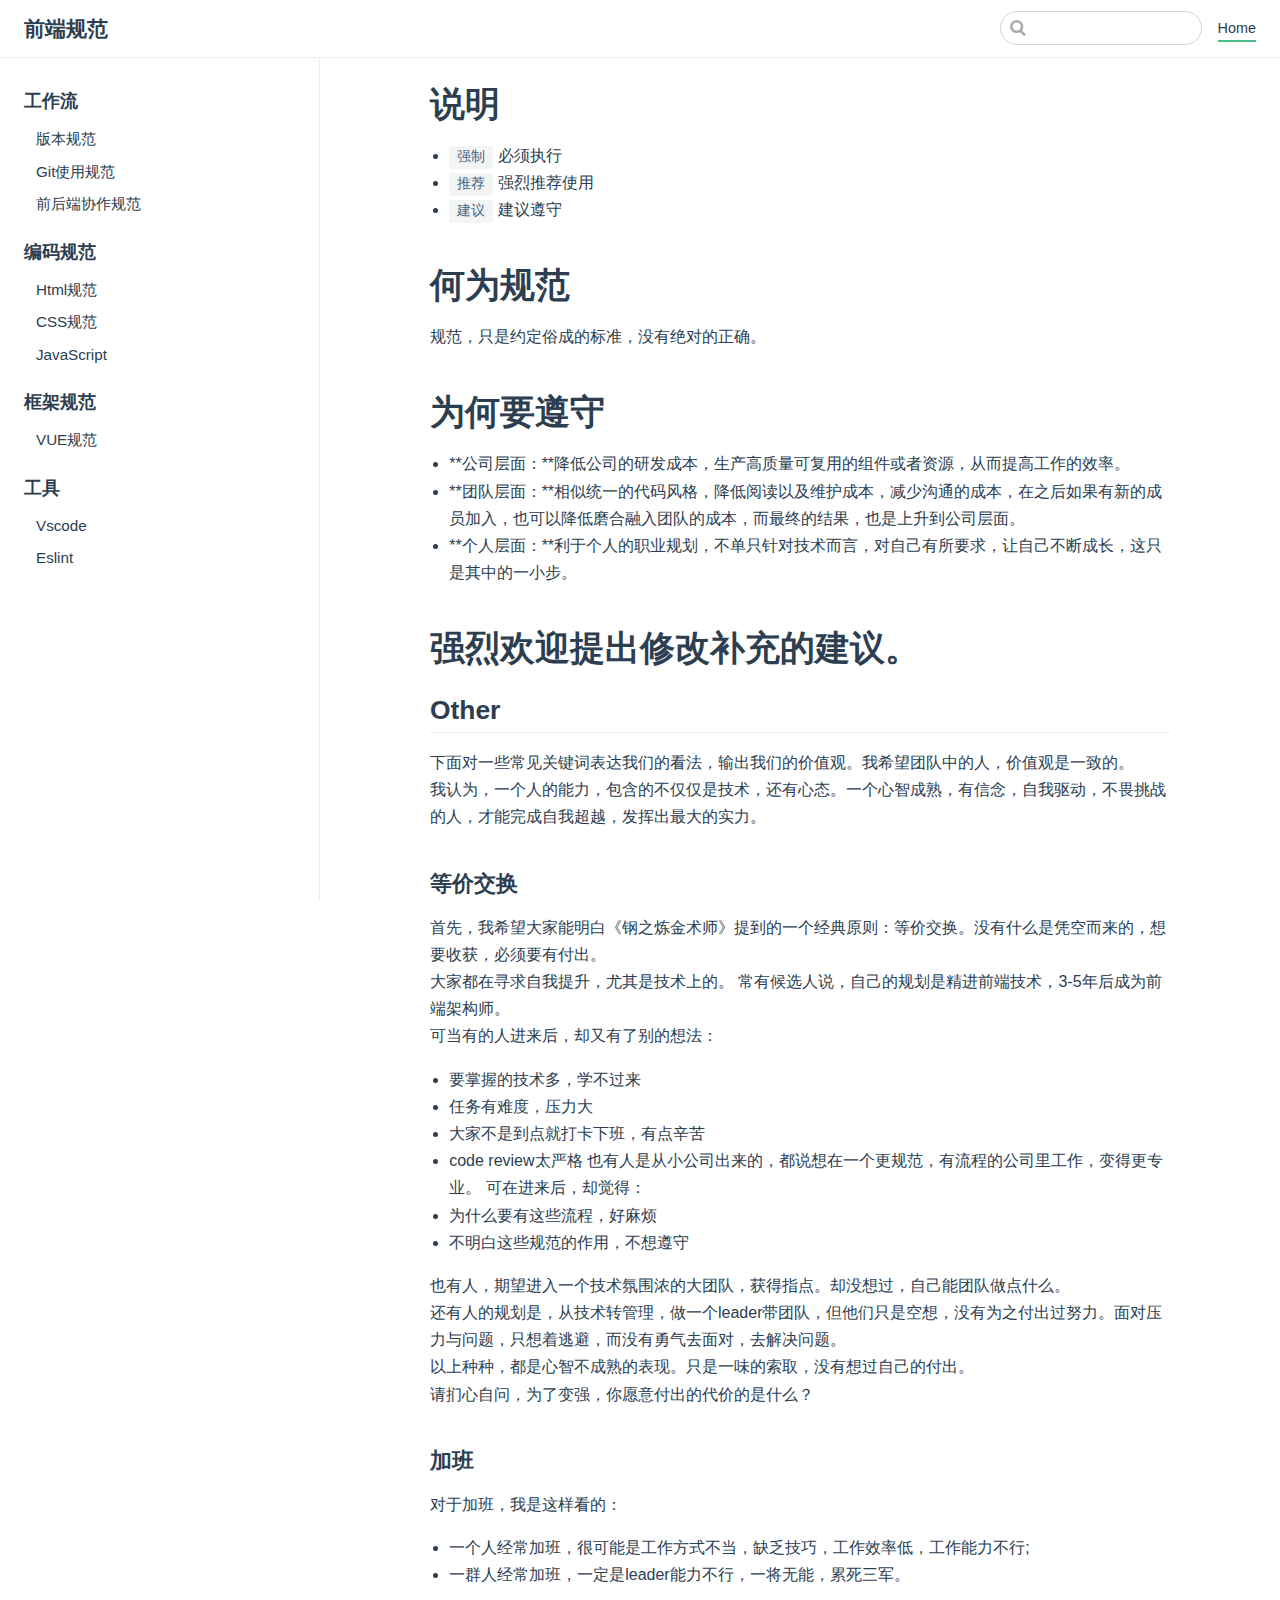
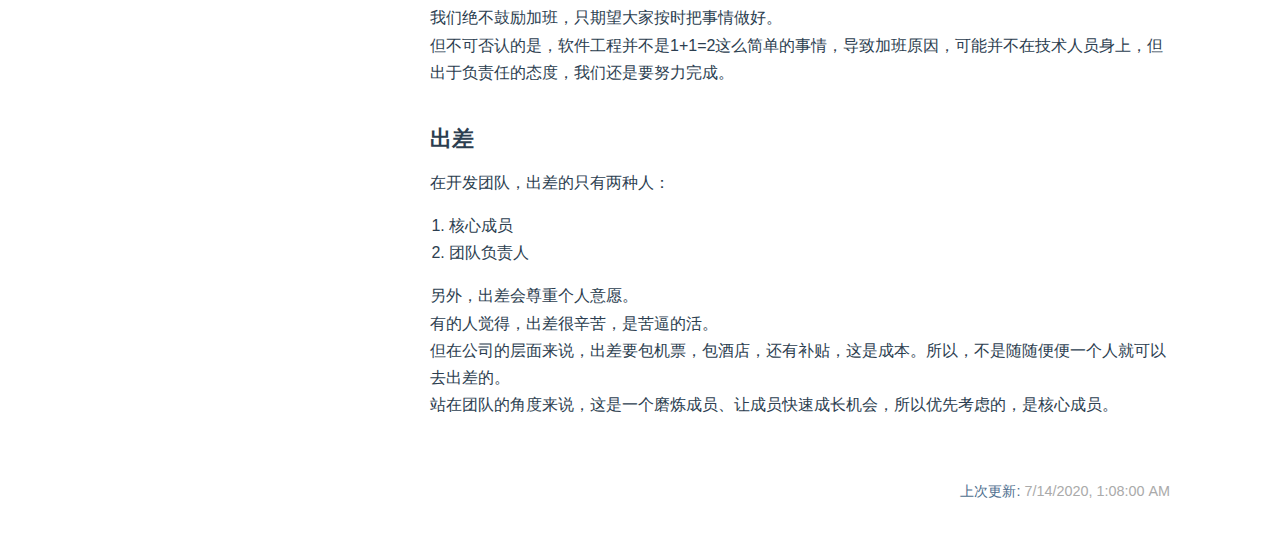
<file: index.html>
<!DOCTYPE html>
<html lang="en-US">
  <head>
    <meta charset="utf-8">
    <meta name="viewport" content="width=device-width,initial-scale=1">
    <title>说明 | 前端规范</title>
    <meta name="generator" content="VuePress 1.5.2">
    <link rel="shortcut icon" href="/favicon.ico">
    <meta name="description" content="">
    <link rel="preload" href="/assets/css/0.styles.5df4ad82.css" as="style"><link rel="preload" href="/assets/js/app.58b875fe.js" as="script"><link rel="preload" href="/assets/js/2.e0c4185e.js" as="script"><link rel="preload" href="/assets/js/6.3fa32f32.js" as="script"><link rel="prefetch" href="/assets/js/10.4ae0dcf6.js"><link rel="prefetch" href="/assets/js/11.591e1990.js"><link rel="prefetch" href="/assets/js/12.d98cd3ab.js"><link rel="prefetch" href="/assets/js/13.02611e40.js"><link rel="prefetch" href="/assets/js/14.7a56feca.js"><link rel="prefetch" href="/assets/js/3.307563bb.js"><link rel="prefetch" href="/assets/js/4.4fed4ced.js"><link rel="prefetch" href="/assets/js/5.962de34b.js"><link rel="prefetch" href="/assets/js/7.aa2b2f94.js"><link rel="prefetch" href="/assets/js/8.1b68d8dd.js"><link rel="prefetch" href="/assets/js/9.3cce70be.js">
    <link rel="stylesheet" href="/assets/css/0.styles.5df4ad82.css">
  </head>
  <body>
    <div id="app" data-server-rendered="true"><div class="theme-container"><header class="navbar"><div class="sidebar-button"><svg xmlns="http://www.w3.org/2000/svg" aria-hidden="true" role="img" viewBox="0 0 448 512" class="icon"><path fill="currentColor" d="M436 124H12c-6.627 0-12-5.373-12-12V80c0-6.627 5.373-12 12-12h424c6.627 0 12 5.373 12 12v32c0 6.627-5.373 12-12 12zm0 160H12c-6.627 0-12-5.373-12-12v-32c0-6.627 5.373-12 12-12h424c6.627 0 12 5.373 12 12v32c0 6.627-5.373 12-12 12zm0 160H12c-6.627 0-12-5.373-12-12v-32c0-6.627 5.373-12 12-12h424c6.627 0 12 5.373 12 12v32c0 6.627-5.373 12-12 12z"></path></svg></div> <a href="/" aria-current="page" class="home-link router-link-exact-active router-link-active"><!----> <span class="site-name">前端规范</span></a> <div class="links"><div class="search-box"><input aria-label="Search" autocomplete="off" spellcheck="false" value=""> <!----></div> <nav class="nav-links can-hide"><div class="nav-item"><a href="/" aria-current="page" class="nav-link router-link-exact-active router-link-active">
  Home
</a></div> <!----></nav></div></header> <div class="sidebar-mask"></div> <aside class="sidebar"><nav class="nav-links"><div class="nav-item"><a href="/" aria-current="page" class="nav-link router-link-exact-active router-link-active">
  Home
</a></div> <!----></nav>  <ul class="sidebar-links"><li><section class="sidebar-group depth-0"><p class="sidebar-heading open"><span>工作流</span> <!----></p> <ul class="sidebar-links sidebar-group-items"><li><a href="/work-process/version.html" class="sidebar-link">版本规范</a></li><li><a href="/work-process/git.html" class="sidebar-link">Git使用规范</a></li><li><a href="/work-process/cooperation.html" class="sidebar-link">前后端协作规范</a></li></ul></section></li><li><section class="sidebar-group depth-0"><p class="sidebar-heading"><span>编码规范</span> <!----></p> <ul class="sidebar-links sidebar-group-items"><li><a href="/coding-standards/html.html" class="sidebar-link">Html规范</a></li><li><a href="/coding-standards/css.html" class="sidebar-link">CSS规范</a></li><li><a href="/coding-standards/javascript.html" class="sidebar-link">JavaScript</a></li></ul></section></li><li><section class="sidebar-group depth-0"><p class="sidebar-heading"><span>框架规范</span> <!----></p> <ul class="sidebar-links sidebar-group-items"><li><a href="/frame-standards/vue.html" class="sidebar-link">VUE规范</a></li></ul></section></li><li><section class="sidebar-group depth-0"><p class="sidebar-heading"><span>工具</span> <!----></p> <ul class="sidebar-links sidebar-group-items"><li><a href="/tools/vscode.html" class="sidebar-link">Vscode</a></li><li><a href="/tools/eslint.html" class="sidebar-link">Eslint</a></li></ul></section></li></ul> </aside> <main class="page"> <div class="theme-default-content content__default"><h1 id="说明"><a href="#说明" class="header-anchor">#</a> 说明</h1> <ul><li><code>强制</code> 必须执行</li> <li><code>推荐</code> 强烈推荐使用</li> <li><code>建议</code> 建议遵守</li></ul> <h1 id="何为规范"><a href="#何为规范" class="header-anchor">#</a> 何为规范</h1> <p>规范，只是约定俗成的标准，没有绝对的正确。</p> <h1 id="为何要遵守"><a href="#为何要遵守" class="header-anchor">#</a> 为何要遵守</h1> <ul><li>**公司层面：**降低公司的研发成本，生产高质量可复用的组件或者资源，从而提高工作的效率。</li> <li>**团队层面：**相似统一的代码风格，降低阅读以及维护成本，减少沟通的成本，在之后如果有新的成员加入，也可以降低磨合融入团队的成本，而最终的结果，也是上升到公司层面。</li> <li>**个人层面：**利于个人的职业规划，不单只针对技术而言，对自己有所要求，让自己不断成长，这只是其中的一小步。</li></ul> <h1 id="强烈欢迎提出修改补充的建议。"><a href="#强烈欢迎提出修改补充的建议。" class="header-anchor">#</a> 强烈欢迎提出修改补充的建议。</h1> <h2 id="other"><a href="#other" class="header-anchor">#</a> Other</h2> <p>下面对一些常见关键词表达我们的看法，输出我们的价值观。我希望团队中的人，价值观是一致的。<br>
我认为，一个人的能力，包含的不仅仅是技术，还有心态。一个心智成熟，有信念，自我驱动，不畏挑战的人，才能完成自我超越，发挥出最大的实力。</p> <h3 id="等价交换"><a href="#等价交换" class="header-anchor">#</a> 等价交换</h3> <p>首先，我希望大家能明白《钢之炼金术师》提到的一个经典原则：等价交换。没有什么是凭空而来的，想要收获，必须要有付出。<br>
大家都在寻求自我提升，尤其是技术上的。 常有候选人说，自己的规划是精进前端技术，3-5年后成为前端架构师。<br>
可当有的人进来后，却又有了别的想法：<br></p> <ul><li>要掌握的技术多，学不过来</li> <li>任务有难度，压力大</li> <li>大家不是到点就打卡下班，有点辛苦</li> <li>code review太严格
也有人是从小公司出来的，都说想在一个更规范，有流程的公司里工作，变得更专业。
可在进来后，却觉得：</li> <li>为什么要有这些流程，好麻烦</li> <li>不明白这些规范的作用，不想遵守</li></ul> <p>也有人，期望进入一个技术氛围浓的大团队，获得指点。却没想过，自己能团队做点什么。<br>
还有人的规划是，从技术转管理，做一个leader带团队，但他们只是空想，没有为之付出过努力。面对压力与问题，只想着逃避，而没有勇气去面对，去解决问题。<br>
以上种种，都是心智不成熟的表现。只是一味的索取，没有想过自己的付出。<br>
请扪心自问，为了变强，你愿意付出的代价的是什么？<br></p> <h3 id="加班"><a href="#加班" class="header-anchor">#</a> 加班</h3> <p>对于加班，我是这样看的：</p> <ul><li>一个人经常加班，很可能是工作方式不当，缺乏技巧，工作效率低，工作能力不行;</li> <li>一群人经常加班，一定是leader能力不行，一将无能，累死三军。</li></ul> <p>我们绝不鼓励加班，只期望大家按时把事情做好。<br>
但不可否认的是，软件工程并不是1+1=2这么简单的事情，导致加班原因，可能并不在技术人员身上，但出于负责任的态度，我们还是要努力完成。<br></p> <h3 id="出差"><a href="#出差" class="header-anchor">#</a> 出差</h3> <p>在开发团队，出差的只有两种人：</p> <ol><li>核心成员</li> <li>团队负责人</li></ol> <p>另外，出差会尊重个人意愿。<br>
有的人觉得，出差很辛苦，是苦逼的活。<br>
但在公司的层面来说，出差要包机票，包酒店，还有补贴，这是成本。所以，不是随随便便一个人就可以去出差的。<br>
站在团队的角度来说，这是一个磨炼成员、让成员快速成长机会，所以优先考虑的，是核心成员。<br></p></div> <footer class="page-edit"><!----> <div class="last-updated"><span class="prefix">上次更新:</span> <span class="time">7/14/2020, 1:08:00 AM</span></div></footer> <!----> </main></div><div class="global-ui"><!----></div></div>
    <script src="/assets/js/app.58b875fe.js" defer></script><script src="/assets/js/2.e0c4185e.js" defer></script><script src="/assets/js/6.3fa32f32.js" defer></script>
  </body>
</html>
</file>
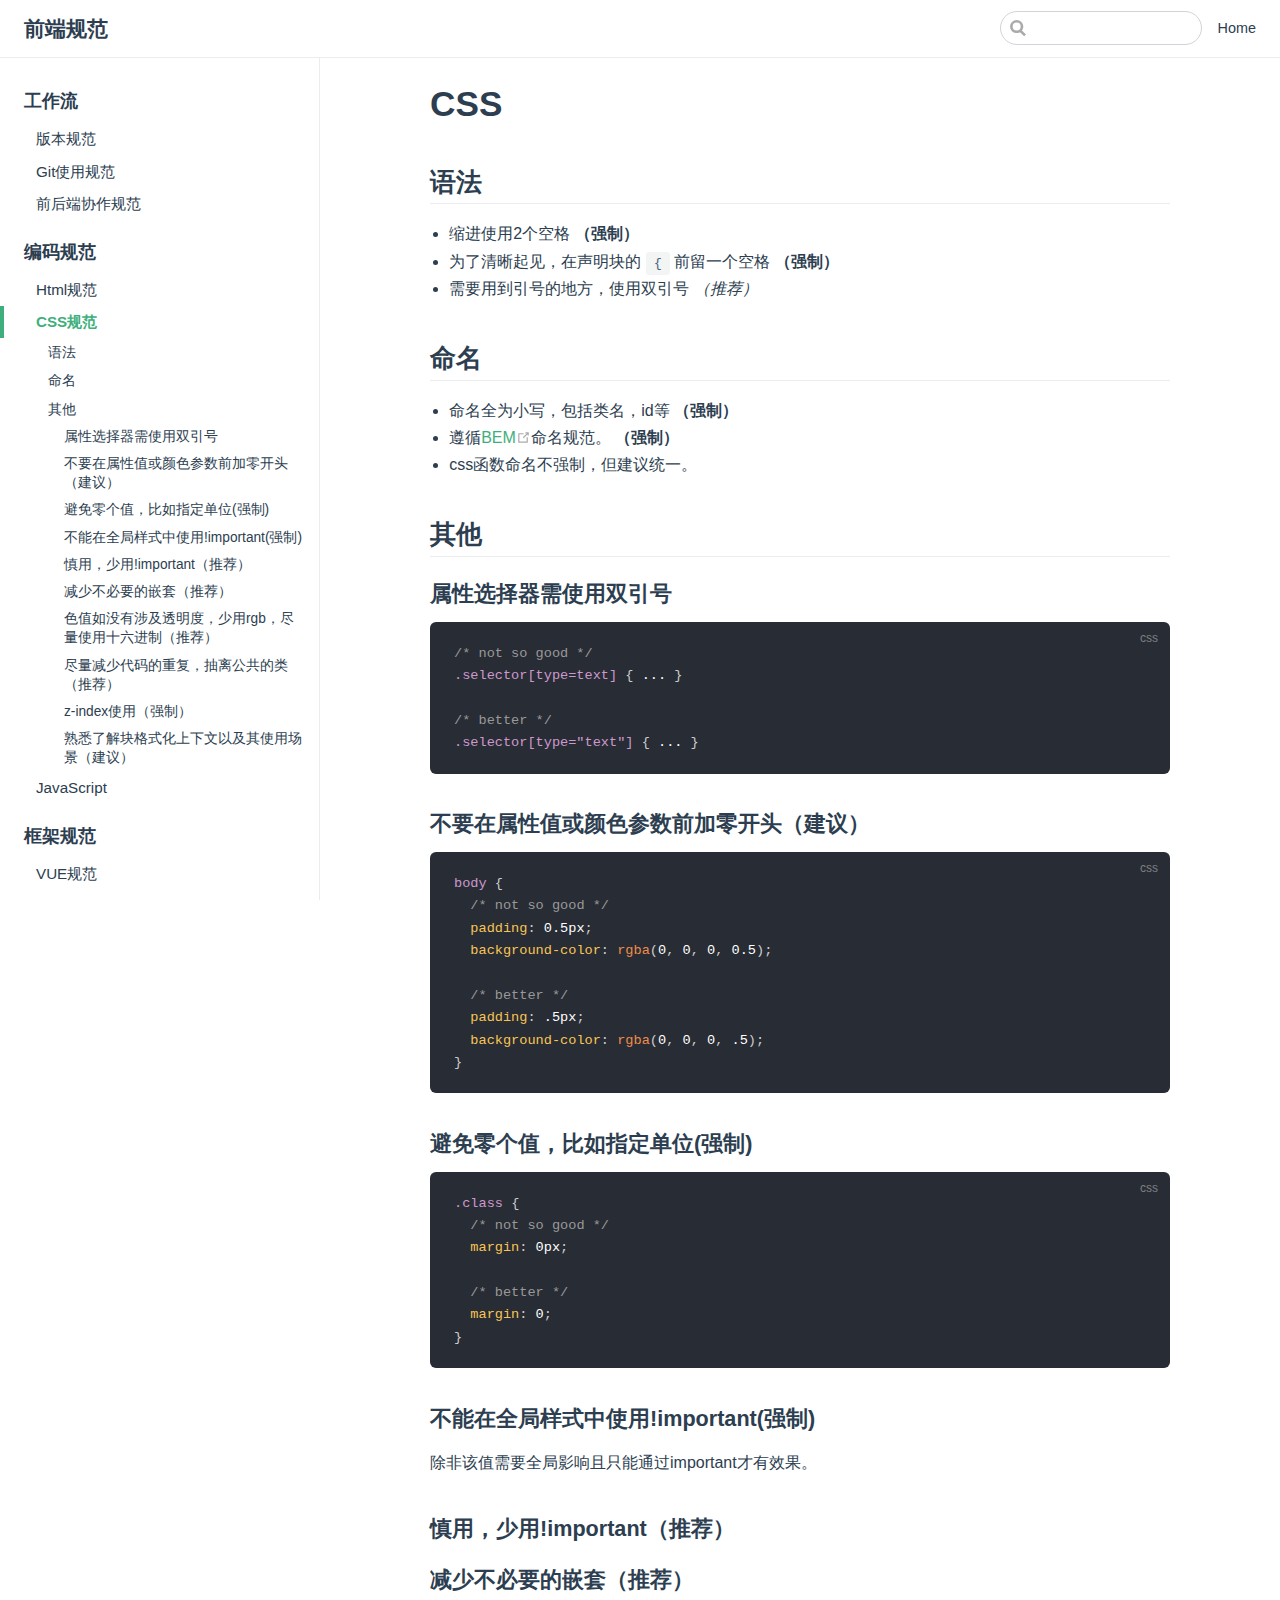
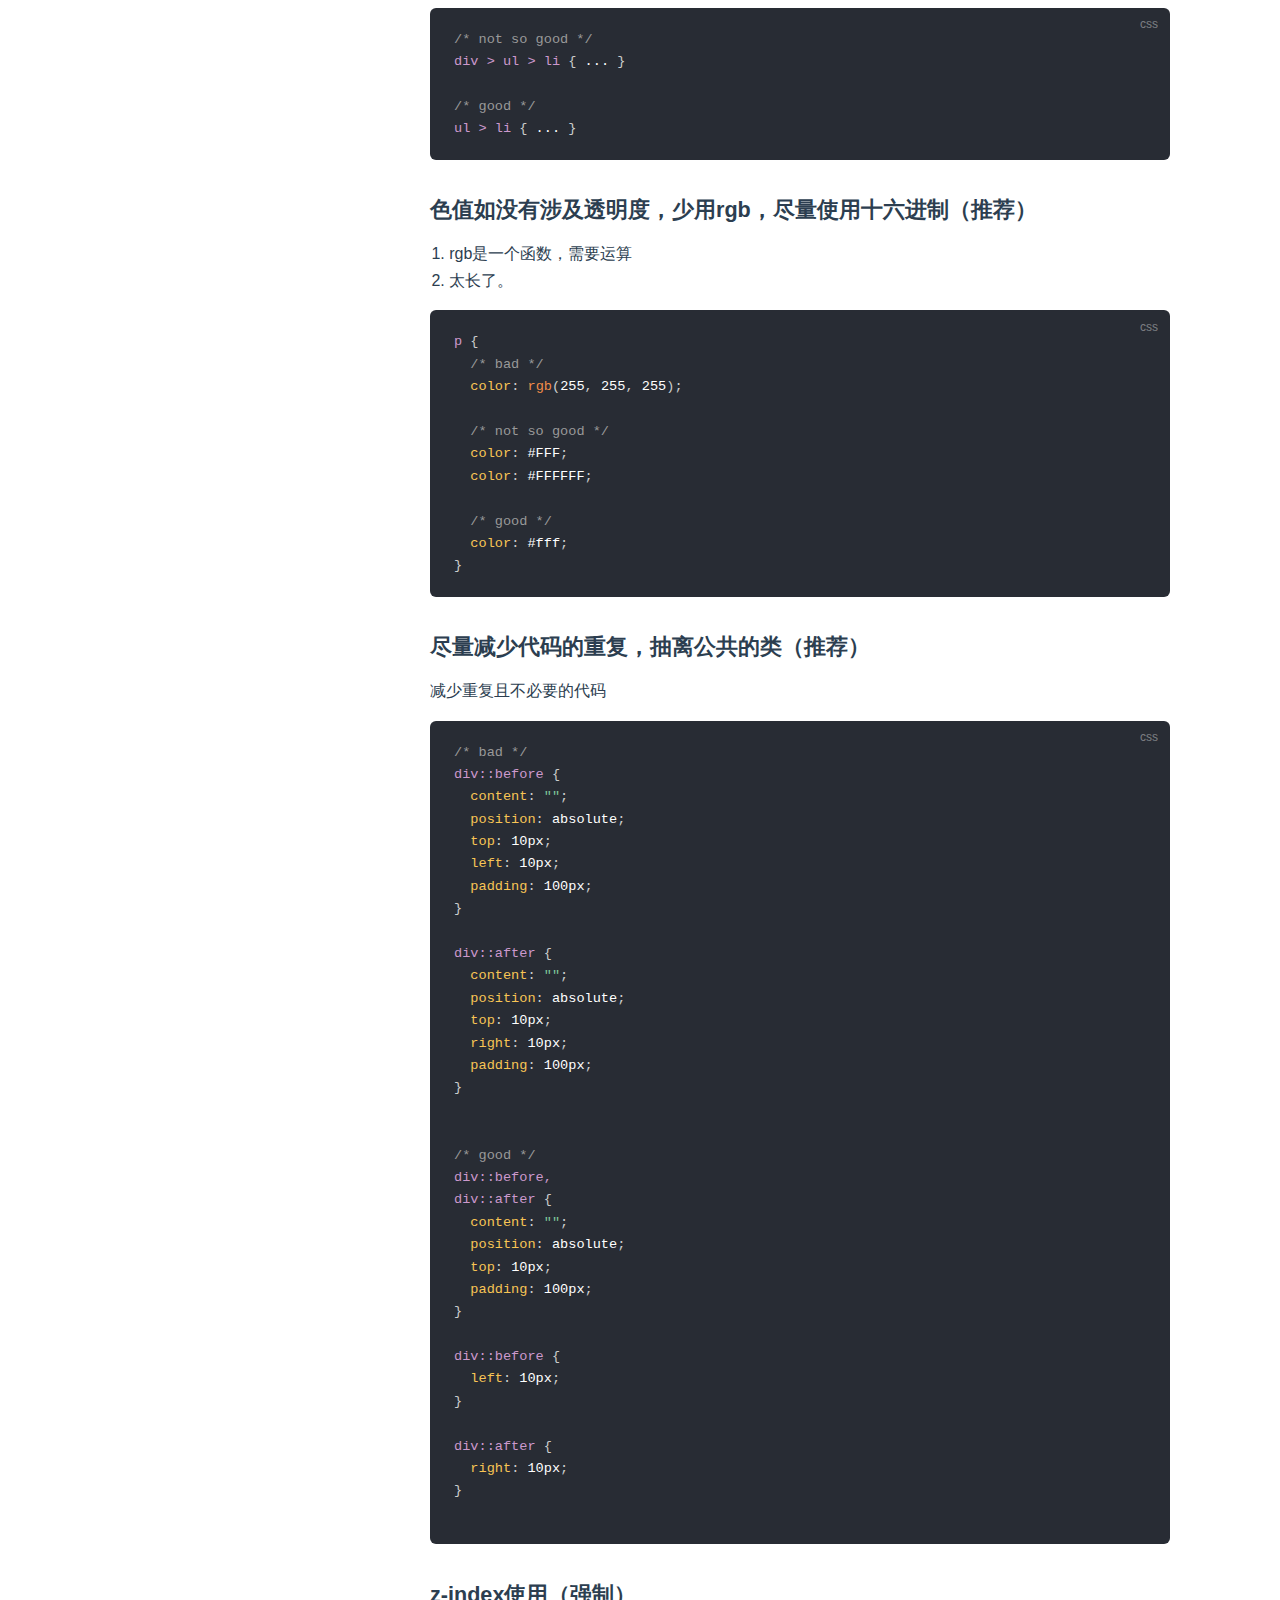
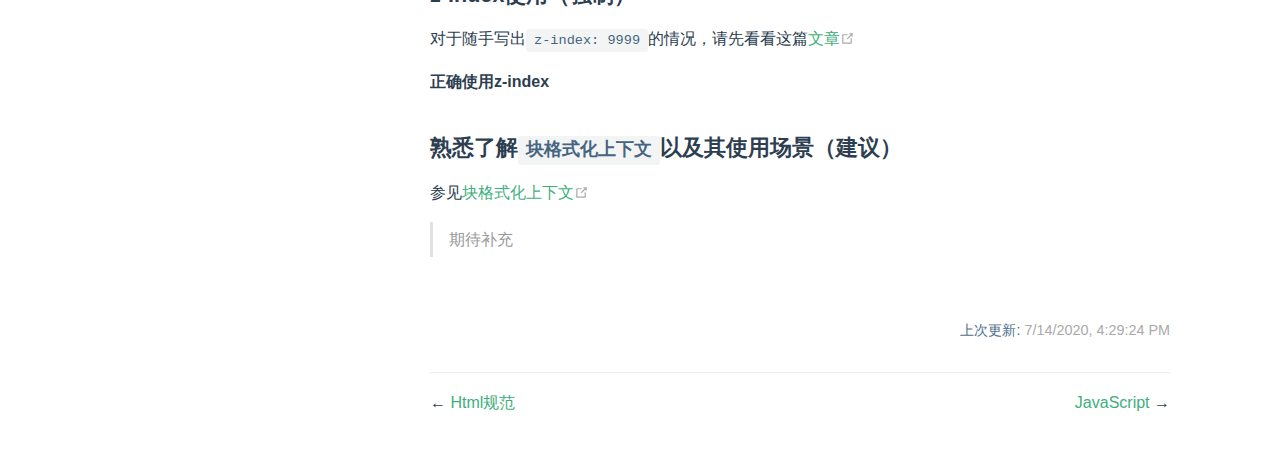
<file: coding-standards/css.html>
<!DOCTYPE html>
<html lang="en-US">
  <head>
    <meta charset="utf-8">
    <meta name="viewport" content="width=device-width,initial-scale=1">
    <title>CSS | 前端规范</title>
    <meta name="generator" content="VuePress 1.5.2">
    <link rel="shortcut icon" href="/favicon.ico">
    <meta name="description" content="">
    <link rel="preload" href="/assets/css/0.styles.5df4ad82.css" as="style"><link rel="preload" href="/assets/js/app.58b875fe.js" as="script"><link rel="preload" href="/assets/js/2.e0c4185e.js" as="script"><link rel="preload" href="/assets/js/7.aa2b2f94.js" as="script"><link rel="prefetch" href="/assets/js/10.4ae0dcf6.js"><link rel="prefetch" href="/assets/js/11.591e1990.js"><link rel="prefetch" href="/assets/js/12.d98cd3ab.js"><link rel="prefetch" href="/assets/js/13.02611e40.js"><link rel="prefetch" href="/assets/js/14.7a56feca.js"><link rel="prefetch" href="/assets/js/3.307563bb.js"><link rel="prefetch" href="/assets/js/4.4fed4ced.js"><link rel="prefetch" href="/assets/js/5.962de34b.js"><link rel="prefetch" href="/assets/js/6.3fa32f32.js"><link rel="prefetch" href="/assets/js/8.1b68d8dd.js"><link rel="prefetch" href="/assets/js/9.3cce70be.js">
    <link rel="stylesheet" href="/assets/css/0.styles.5df4ad82.css">
  </head>
  <body>
    <div id="app" data-server-rendered="true"><div class="theme-container"><header class="navbar"><div class="sidebar-button"><svg xmlns="http://www.w3.org/2000/svg" aria-hidden="true" role="img" viewBox="0 0 448 512" class="icon"><path fill="currentColor" d="M436 124H12c-6.627 0-12-5.373-12-12V80c0-6.627 5.373-12 12-12h424c6.627 0 12 5.373 12 12v32c0 6.627-5.373 12-12 12zm0 160H12c-6.627 0-12-5.373-12-12v-32c0-6.627 5.373-12 12-12h424c6.627 0 12 5.373 12 12v32c0 6.627-5.373 12-12 12zm0 160H12c-6.627 0-12-5.373-12-12v-32c0-6.627 5.373-12 12-12h424c6.627 0 12 5.373 12 12v32c0 6.627-5.373 12-12 12z"></path></svg></div> <a href="/" class="home-link router-link-active"><!----> <span class="site-name">前端规范</span></a> <div class="links"><div class="search-box"><input aria-label="Search" autocomplete="off" spellcheck="false" value=""> <!----></div> <nav class="nav-links can-hide"><div class="nav-item"><a href="/" class="nav-link">
  Home
</a></div> <!----></nav></div></header> <div class="sidebar-mask"></div> <aside class="sidebar"><nav class="nav-links"><div class="nav-item"><a href="/" class="nav-link">
  Home
</a></div> <!----></nav>  <ul class="sidebar-links"><li><section class="sidebar-group depth-0"><p class="sidebar-heading"><span>工作流</span> <!----></p> <ul class="sidebar-links sidebar-group-items"><li><a href="/work-process/version.html" class="sidebar-link">版本规范</a></li><li><a href="/work-process/git.html" class="sidebar-link">Git使用规范</a></li><li><a href="/work-process/cooperation.html" class="sidebar-link">前后端协作规范</a></li></ul></section></li><li><section class="sidebar-group depth-0"><p class="sidebar-heading open"><span>编码规范</span> <!----></p> <ul class="sidebar-links sidebar-group-items"><li><a href="/coding-standards/html.html" class="sidebar-link">Html规范</a></li><li><a href="/coding-standards/css.html" aria-current="page" class="active sidebar-link">CSS规范</a><ul class="sidebar-sub-headers"><li class="sidebar-sub-header"><a href="/coding-standards/css.html#语法" class="sidebar-link">语法</a></li><li class="sidebar-sub-header"><a href="/coding-standards/css.html#命名" class="sidebar-link">命名</a></li><li class="sidebar-sub-header"><a href="/coding-standards/css.html#其他" class="sidebar-link">其他</a><ul class="sidebar-sub-headers"><li class="sidebar-sub-header"><a href="/coding-standards/css.html#属性选择器需使用双引号" class="sidebar-link">属性选择器需使用双引号</a></li><li class="sidebar-sub-header"><a href="/coding-standards/css.html#不要在属性值或颜色参数前加零开头（建议）" class="sidebar-link">不要在属性值或颜色参数前加零开头（建议）</a></li><li class="sidebar-sub-header"><a href="/coding-standards/css.html#避免零个值，比如指定单位-强制" class="sidebar-link">避免零个值，比如指定单位(强制)</a></li><li class="sidebar-sub-header"><a href="/coding-standards/css.html#不能在全局样式中使用-important-强制" class="sidebar-link">不能在全局样式中使用!important(强制)</a></li><li class="sidebar-sub-header"><a href="/coding-standards/css.html#慎用，少用-important（推荐）" class="sidebar-link">慎用，少用!important（推荐）</a></li><li class="sidebar-sub-header"><a href="/coding-standards/css.html#减少不必要的嵌套（推荐）" class="sidebar-link">减少不必要的嵌套（推荐）</a></li><li class="sidebar-sub-header"><a href="/coding-standards/css.html#色值如没有涉及透明度，少用rgb，尽量使用十六进制（推荐）" class="sidebar-link">色值如没有涉及透明度，少用rgb，尽量使用十六进制（推荐）</a></li><li class="sidebar-sub-header"><a href="/coding-standards/css.html#尽量减少代码的重复，抽离公共的类（推荐）" class="sidebar-link">尽量减少代码的重复，抽离公共的类（推荐）</a></li><li class="sidebar-sub-header"><a href="/coding-standards/css.html#z-index使用（强制）" class="sidebar-link">z-index使用（强制）</a></li><li class="sidebar-sub-header"><a href="/coding-standards/css.html#熟悉了解块格式化上下文以及其使用场景（建议）" class="sidebar-link">熟悉了解块格式化上下文以及其使用场景（建议）</a></li></ul></li></ul></li><li><a href="/coding-standards/javascript.html" class="sidebar-link">JavaScript</a></li></ul></section></li><li><section class="sidebar-group depth-0"><p class="sidebar-heading"><span>框架规范</span> <!----></p> <ul class="sidebar-links sidebar-group-items"><li><a href="/frame-standards/vue.html" class="sidebar-link">VUE规范</a></li></ul></section></li><li><section class="sidebar-group depth-0"><p class="sidebar-heading"><span>工具</span> <!----></p> <ul class="sidebar-links sidebar-group-items"><li><a href="/tools/vscode.html" class="sidebar-link">Vscode</a></li><li><a href="/tools/eslint.html" class="sidebar-link">Eslint</a></li></ul></section></li></ul> </aside> <main class="page"> <div class="theme-default-content content__default"><h1 id="css"><a href="#css" class="header-anchor">#</a> CSS</h1> <h2 id="语法"><a href="#语法" class="header-anchor">#</a> 语法</h2> <ul><li>缩进使用2个空格 <strong>（强制）</strong></li> <li>为了清晰起见，在声明块的 <code>{</code> 前留一个空格 <strong>（强制）</strong></li> <li>需要用到引号的地方，使用双引号 <em>（推荐）</em></li></ul> <h2 id="命名"><a href="#命名" class="header-anchor">#</a> 命名</h2> <ul><li>命名全为小写，包括类名，id等 <strong>（强制）</strong></li> <li>遵循<a href="https://csswizardry.com/2013/01/mindbemding-getting-your-head-round-bem-syntax/" target="_blank" rel="noopener noreferrer">BEM<svg xmlns="http://www.w3.org/2000/svg" aria-hidden="true" x="0px" y="0px" viewBox="0 0 100 100" width="15" height="15" class="icon outbound"><path fill="currentColor" d="M18.8,85.1h56l0,0c2.2,0,4-1.8,4-4v-32h-8v28h-48v-48h28v-8h-32l0,0c-2.2,0-4,1.8-4,4v56C14.8,83.3,16.6,85.1,18.8,85.1z"></path> <polygon fill="currentColor" points="45.7,48.7 51.3,54.3 77.2,28.5 77.2,37.2 85.2,37.2 85.2,14.9 62.8,14.9 62.8,22.9 71.5,22.9"></polygon></svg></a>命名规范。 <strong>（强制）</strong></li> <li>css函数命名不强制，但建议统一。</li></ul> <h2 id="其他"><a href="#其他" class="header-anchor">#</a> 其他</h2> <h3 id="属性选择器需使用双引号"><a href="#属性选择器需使用双引号" class="header-anchor">#</a> 属性选择器需使用双引号</h3> <div class="language-css extra-class"><pre class="language-css"><code><span class="token comment">/* not so good */</span>
<span class="token selector">.selector[type=text]</span> <span class="token punctuation">{</span> ... <span class="token punctuation">}</span>

<span class="token comment">/* better */</span>
<span class="token selector">.selector[type=&quot;text&quot;]</span> <span class="token punctuation">{</span> ... <span class="token punctuation">}</span>
</code></pre></div><h3 id="不要在属性值或颜色参数前加零开头（建议）"><a href="#不要在属性值或颜色参数前加零开头（建议）" class="header-anchor">#</a> 不要在属性值或颜色参数前加零开头（建议）</h3> <div class="language-css extra-class"><pre class="language-css"><code><span class="token selector">body</span> <span class="token punctuation">{</span>
  <span class="token comment">/* not so good */</span>
  <span class="token property">padding</span><span class="token punctuation">:</span> 0.5px<span class="token punctuation">;</span>
  <span class="token property">background-color</span><span class="token punctuation">:</span> <span class="token function">rgba</span><span class="token punctuation">(</span>0<span class="token punctuation">,</span> 0<span class="token punctuation">,</span> 0<span class="token punctuation">,</span> 0.5<span class="token punctuation">)</span><span class="token punctuation">;</span>

  <span class="token comment">/* better */</span>
  <span class="token property">padding</span><span class="token punctuation">:</span> .5px<span class="token punctuation">;</span>
  <span class="token property">background-color</span><span class="token punctuation">:</span> <span class="token function">rgba</span><span class="token punctuation">(</span>0<span class="token punctuation">,</span> 0<span class="token punctuation">,</span> 0<span class="token punctuation">,</span> .5<span class="token punctuation">)</span><span class="token punctuation">;</span>
<span class="token punctuation">}</span>
</code></pre></div><h3 id="避免零个值，比如指定单位-强制"><a href="#避免零个值，比如指定单位-强制" class="header-anchor">#</a> 避免零个值，比如指定单位(强制)</h3> <div class="language-css extra-class"><pre class="language-css"><code><span class="token selector">.class</span> <span class="token punctuation">{</span>
  <span class="token comment">/* not so good */</span>
  <span class="token property">margin</span><span class="token punctuation">:</span> 0px<span class="token punctuation">;</span>

  <span class="token comment">/* better */</span>
  <span class="token property">margin</span><span class="token punctuation">:</span> 0<span class="token punctuation">;</span>
<span class="token punctuation">}</span>
</code></pre></div><h3 id="不能在全局样式中使用-important-强制"><a href="#不能在全局样式中使用-important-强制" class="header-anchor">#</a> 不能在全局样式中使用!important(强制)</h3> <p>除非该值需要全局影响且只能通过important才有效果。</p> <h3 id="慎用，少用-important（推荐）"><a href="#慎用，少用-important（推荐）" class="header-anchor">#</a> 慎用，少用!important（推荐）</h3> <h3 id="减少不必要的嵌套（推荐）"><a href="#减少不必要的嵌套（推荐）" class="header-anchor">#</a> 减少不必要的嵌套（推荐）</h3> <div class="language-css extra-class"><pre class="language-css"><code><span class="token comment">/* not so good */</span>
<span class="token selector">div &gt; ul &gt; li</span> <span class="token punctuation">{</span> ... <span class="token punctuation">}</span>

<span class="token comment">/* good */</span>
<span class="token selector">ul &gt; li</span> <span class="token punctuation">{</span> ... <span class="token punctuation">}</span>
</code></pre></div><h3 id="色值如没有涉及透明度，少用rgb，尽量使用十六进制（推荐）"><a href="#色值如没有涉及透明度，少用rgb，尽量使用十六进制（推荐）" class="header-anchor">#</a> 色值如没有涉及透明度，少用rgb，尽量使用十六进制（推荐）</h3> <ol><li>rgb是一个函数，需要运算</li> <li>太长了。</li></ol> <div class="language-css extra-class"><pre class="language-css"><code><span class="token selector">p</span> <span class="token punctuation">{</span>
  <span class="token comment">/* bad */</span>
  <span class="token property">color</span><span class="token punctuation">:</span> <span class="token function">rgb</span><span class="token punctuation">(</span>255<span class="token punctuation">,</span> 255<span class="token punctuation">,</span> 255<span class="token punctuation">)</span><span class="token punctuation">;</span>

  <span class="token comment">/* not so good */</span>
  <span class="token property">color</span><span class="token punctuation">:</span> #FFF<span class="token punctuation">;</span>
  <span class="token property">color</span><span class="token punctuation">:</span> #FFFFFF<span class="token punctuation">;</span>

  <span class="token comment">/* good */</span>
  <span class="token property">color</span><span class="token punctuation">:</span> #fff<span class="token punctuation">;</span>
<span class="token punctuation">}</span>
</code></pre></div><h3 id="尽量减少代码的重复，抽离公共的类（推荐）"><a href="#尽量减少代码的重复，抽离公共的类（推荐）" class="header-anchor">#</a> 尽量减少代码的重复，抽离公共的类（推荐）</h3> <p>减少重复且不必要的代码</p> <div class="language-css extra-class"><pre class="language-css"><code><span class="token comment">/* bad */</span>
<span class="token selector">div::before</span> <span class="token punctuation">{</span>
  <span class="token property">content</span><span class="token punctuation">:</span> <span class="token string">&quot;&quot;</span><span class="token punctuation">;</span>
  <span class="token property">position</span><span class="token punctuation">:</span> absolute<span class="token punctuation">;</span>
  <span class="token property">top</span><span class="token punctuation">:</span> 10px<span class="token punctuation">;</span>
  <span class="token property">left</span><span class="token punctuation">:</span> 10px<span class="token punctuation">;</span>
  <span class="token property">padding</span><span class="token punctuation">:</span> 100px<span class="token punctuation">;</span>
<span class="token punctuation">}</span>

<span class="token selector">div::after</span> <span class="token punctuation">{</span>
  <span class="token property">content</span><span class="token punctuation">:</span> <span class="token string">&quot;&quot;</span><span class="token punctuation">;</span>
  <span class="token property">position</span><span class="token punctuation">:</span> absolute<span class="token punctuation">;</span>
  <span class="token property">top</span><span class="token punctuation">:</span> 10px<span class="token punctuation">;</span>
  <span class="token property">right</span><span class="token punctuation">:</span> 10px<span class="token punctuation">;</span>
  <span class="token property">padding</span><span class="token punctuation">:</span> 100px<span class="token punctuation">;</span>
<span class="token punctuation">}</span>


<span class="token comment">/* good */</span>
<span class="token selector">div::before,
div::after</span> <span class="token punctuation">{</span>
  <span class="token property">content</span><span class="token punctuation">:</span> <span class="token string">&quot;&quot;</span><span class="token punctuation">;</span>
  <span class="token property">position</span><span class="token punctuation">:</span> absolute<span class="token punctuation">;</span>
  <span class="token property">top</span><span class="token punctuation">:</span> 10px<span class="token punctuation">;</span>
  <span class="token property">padding</span><span class="token punctuation">:</span> 100px<span class="token punctuation">;</span>
<span class="token punctuation">}</span>

<span class="token selector">div::before</span> <span class="token punctuation">{</span>
  <span class="token property">left</span><span class="token punctuation">:</span> 10px<span class="token punctuation">;</span>
<span class="token punctuation">}</span>

<span class="token selector">div::after</span> <span class="token punctuation">{</span>
  <span class="token property">right</span><span class="token punctuation">:</span> 10px<span class="token punctuation">;</span>
<span class="token punctuation">}</span>

</code></pre></div><h3 id="z-index使用（强制）"><a href="#z-index使用（强制）" class="header-anchor">#</a> z-index使用（强制）</h3> <p>对于随手写出<code>z-index: 9999</code>的情况，请先看看这篇<a href="https://www.zhangxinxu.com/wordpress/2016/01/understand-css-stacking-context-order-z-index/" target="_blank" rel="noopener noreferrer">文章<svg xmlns="http://www.w3.org/2000/svg" aria-hidden="true" x="0px" y="0px" viewBox="0 0 100 100" width="15" height="15" class="icon outbound"><path fill="currentColor" d="M18.8,85.1h56l0,0c2.2,0,4-1.8,4-4v-32h-8v28h-48v-48h28v-8h-32l0,0c-2.2,0-4,1.8-4,4v56C14.8,83.3,16.6,85.1,18.8,85.1z"></path> <polygon fill="currentColor" points="45.7,48.7 51.3,54.3 77.2,28.5 77.2,37.2 85.2,37.2 85.2,14.9 62.8,14.9 62.8,22.9 71.5,22.9"></polygon></svg></a></p> <p><strong>正确使用z-index</strong></p> <h3 id="熟悉了解块格式化上下文以及其使用场景（建议）"><a href="#熟悉了解块格式化上下文以及其使用场景（建议）" class="header-anchor">#</a> 熟悉了解<code>块格式化上下文</code>以及其使用场景（建议）</h3> <p>参见<a href="https://developer.mozilla.org/zh-CN/docs/Web/Guide/CSS/Block_formatting_context" target="_blank" rel="noopener noreferrer">块格式化上下文<svg xmlns="http://www.w3.org/2000/svg" aria-hidden="true" x="0px" y="0px" viewBox="0 0 100 100" width="15" height="15" class="icon outbound"><path fill="currentColor" d="M18.8,85.1h56l0,0c2.2,0,4-1.8,4-4v-32h-8v28h-48v-48h28v-8h-32l0,0c-2.2,0-4,1.8-4,4v56C14.8,83.3,16.6,85.1,18.8,85.1z"></path> <polygon fill="currentColor" points="45.7,48.7 51.3,54.3 77.2,28.5 77.2,37.2 85.2,37.2 85.2,14.9 62.8,14.9 62.8,22.9 71.5,22.9"></polygon></svg></a></p> <blockquote><p>期待补充</p></blockquote></div> <footer class="page-edit"><!----> <div class="last-updated"><span class="prefix">上次更新:</span> <span class="time">7/14/2020, 4:29:24 PM</span></div></footer> <div class="page-nav"><p class="inner"><span class="prev">
      ←
      <a href="/coding-standards/html.html" class="prev">
        Html规范
      </a></span> <span class="next"><a href="/coding-standards/javascript.html">
        JavaScript
      </a>
      →
    </span></p></div> </main></div><div class="global-ui"><!----></div></div>
    <script src="/assets/js/app.58b875fe.js" defer></script><script src="/assets/js/2.e0c4185e.js" defer></script><script src="/assets/js/7.aa2b2f94.js" defer></script>
  </body>
</html>
</file>
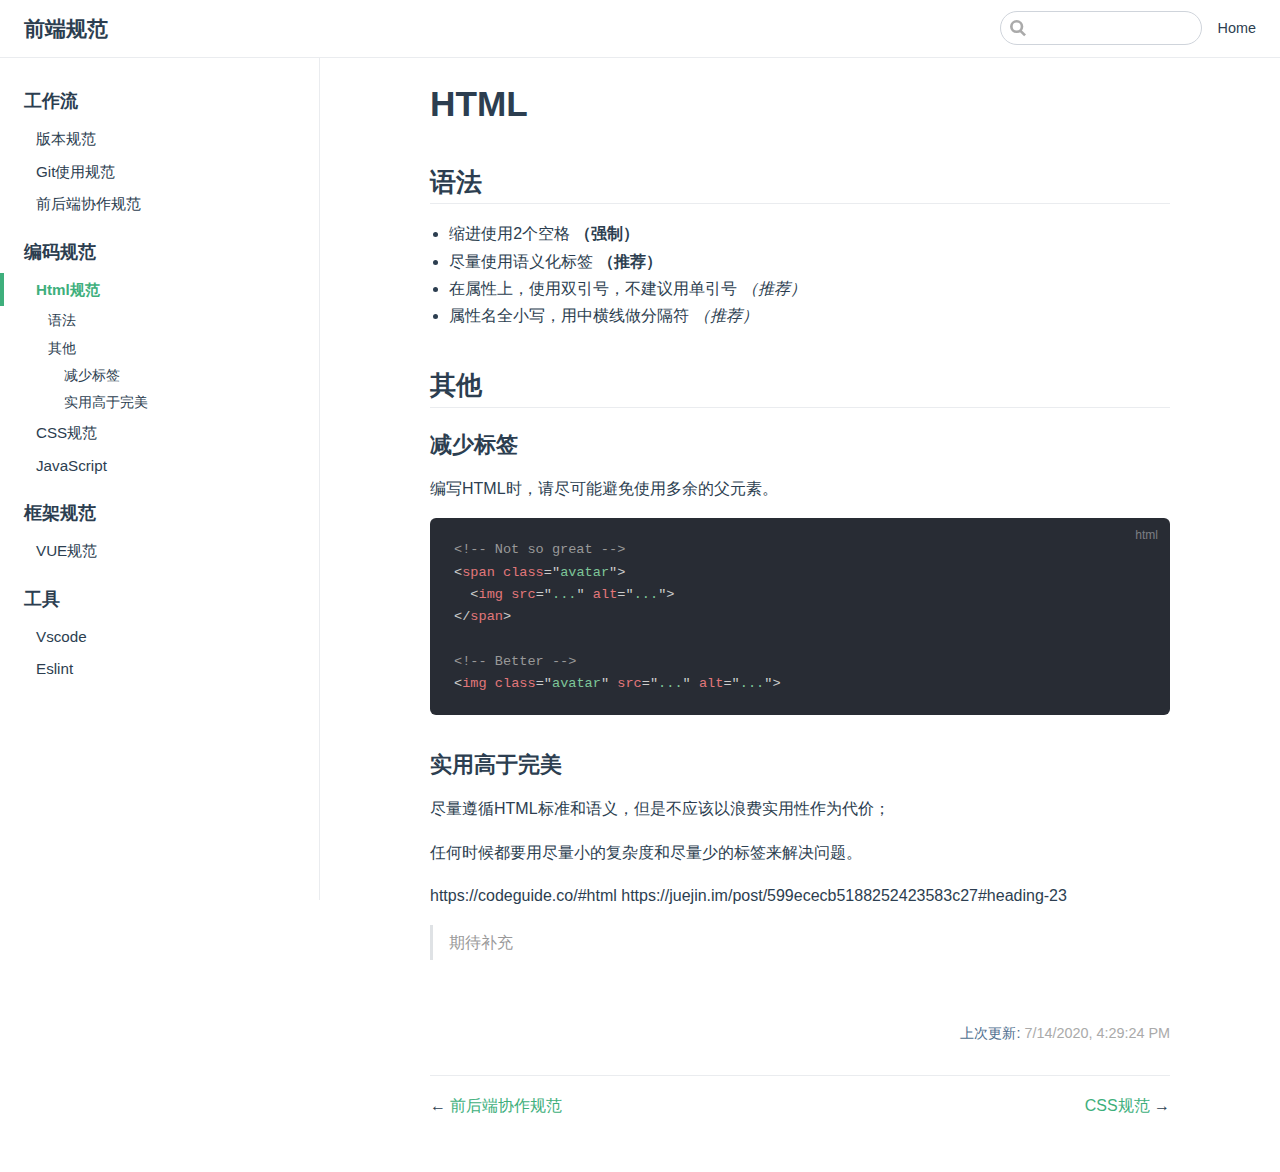
<file: coding-standards/html.html>
<!DOCTYPE html>
<html lang="en-US">
  <head>
    <meta charset="utf-8">
    <meta name="viewport" content="width=device-width,initial-scale=1">
    <title>HTML | 前端规范</title>
    <meta name="generator" content="VuePress 1.5.2">
    <link rel="shortcut icon" href="/favicon.ico">
    <meta name="description" content="">
    <link rel="preload" href="/assets/css/0.styles.5df4ad82.css" as="style"><link rel="preload" href="/assets/js/app.58b875fe.js" as="script"><link rel="preload" href="/assets/js/2.e0c4185e.js" as="script"><link rel="preload" href="/assets/js/8.1b68d8dd.js" as="script"><link rel="prefetch" href="/assets/js/10.4ae0dcf6.js"><link rel="prefetch" href="/assets/js/11.591e1990.js"><link rel="prefetch" href="/assets/js/12.d98cd3ab.js"><link rel="prefetch" href="/assets/js/13.02611e40.js"><link rel="prefetch" href="/assets/js/14.7a56feca.js"><link rel="prefetch" href="/assets/js/3.307563bb.js"><link rel="prefetch" href="/assets/js/4.4fed4ced.js"><link rel="prefetch" href="/assets/js/5.962de34b.js"><link rel="prefetch" href="/assets/js/6.3fa32f32.js"><link rel="prefetch" href="/assets/js/7.aa2b2f94.js"><link rel="prefetch" href="/assets/js/9.3cce70be.js">
    <link rel="stylesheet" href="/assets/css/0.styles.5df4ad82.css">
  </head>
  <body>
    <div id="app" data-server-rendered="true"><div class="theme-container"><header class="navbar"><div class="sidebar-button"><svg xmlns="http://www.w3.org/2000/svg" aria-hidden="true" role="img" viewBox="0 0 448 512" class="icon"><path fill="currentColor" d="M436 124H12c-6.627 0-12-5.373-12-12V80c0-6.627 5.373-12 12-12h424c6.627 0 12 5.373 12 12v32c0 6.627-5.373 12-12 12zm0 160H12c-6.627 0-12-5.373-12-12v-32c0-6.627 5.373-12 12-12h424c6.627 0 12 5.373 12 12v32c0 6.627-5.373 12-12 12zm0 160H12c-6.627 0-12-5.373-12-12v-32c0-6.627 5.373-12 12-12h424c6.627 0 12 5.373 12 12v32c0 6.627-5.373 12-12 12z"></path></svg></div> <a href="/" class="home-link router-link-active"><!----> <span class="site-name">前端规范</span></a> <div class="links"><div class="search-box"><input aria-label="Search" autocomplete="off" spellcheck="false" value=""> <!----></div> <nav class="nav-links can-hide"><div class="nav-item"><a href="/" class="nav-link">
  Home
</a></div> <!----></nav></div></header> <div class="sidebar-mask"></div> <aside class="sidebar"><nav class="nav-links"><div class="nav-item"><a href="/" class="nav-link">
  Home
</a></div> <!----></nav>  <ul class="sidebar-links"><li><section class="sidebar-group depth-0"><p class="sidebar-heading"><span>工作流</span> <!----></p> <ul class="sidebar-links sidebar-group-items"><li><a href="/work-process/version.html" class="sidebar-link">版本规范</a></li><li><a href="/work-process/git.html" class="sidebar-link">Git使用规范</a></li><li><a href="/work-process/cooperation.html" class="sidebar-link">前后端协作规范</a></li></ul></section></li><li><section class="sidebar-group depth-0"><p class="sidebar-heading open"><span>编码规范</span> <!----></p> <ul class="sidebar-links sidebar-group-items"><li><a href="/coding-standards/html.html" aria-current="page" class="active sidebar-link">Html规范</a><ul class="sidebar-sub-headers"><li class="sidebar-sub-header"><a href="/coding-standards/html.html#语法" class="sidebar-link">语法</a></li><li class="sidebar-sub-header"><a href="/coding-standards/html.html#其他" class="sidebar-link">其他</a><ul class="sidebar-sub-headers"><li class="sidebar-sub-header"><a href="/coding-standards/html.html#减少标签" class="sidebar-link">减少标签</a></li><li class="sidebar-sub-header"><a href="/coding-standards/html.html#实用高于完美" class="sidebar-link">实用高于完美</a></li></ul></li></ul></li><li><a href="/coding-standards/css.html" class="sidebar-link">CSS规范</a></li><li><a href="/coding-standards/javascript.html" class="sidebar-link">JavaScript</a></li></ul></section></li><li><section class="sidebar-group depth-0"><p class="sidebar-heading"><span>框架规范</span> <!----></p> <ul class="sidebar-links sidebar-group-items"><li><a href="/frame-standards/vue.html" class="sidebar-link">VUE规范</a></li></ul></section></li><li><section class="sidebar-group depth-0"><p class="sidebar-heading"><span>工具</span> <!----></p> <ul class="sidebar-links sidebar-group-items"><li><a href="/tools/vscode.html" class="sidebar-link">Vscode</a></li><li><a href="/tools/eslint.html" class="sidebar-link">Eslint</a></li></ul></section></li></ul> </aside> <main class="page"> <div class="theme-default-content content__default"><h1 id="html"><a href="#html" class="header-anchor">#</a> HTML</h1> <h2 id="语法"><a href="#语法" class="header-anchor">#</a> 语法</h2> <ul><li>缩进使用2个空格 <strong>（强制）</strong></li> <li>尽量使用语义化标签 <strong>（推荐）</strong></li> <li>在属性上，使用双引号，不建议用单引号 <em>（推荐）</em></li> <li>属性名全小写，用中横线做分隔符 <em>（推荐）</em></li></ul> <h2 id="其他"><a href="#其他" class="header-anchor">#</a> 其他</h2> <h3 id="减少标签"><a href="#减少标签" class="header-anchor">#</a> 减少标签</h3> <p>编写HTML时，请尽可能避免使用多余的父元素。</p> <div class="language-html extra-class"><pre class="language-html"><code><span class="token comment">&lt;!-- Not so great --&gt;</span>
<span class="token tag"><span class="token tag"><span class="token punctuation">&lt;</span>span</span> <span class="token attr-name">class</span><span class="token attr-value"><span class="token punctuation">=</span><span class="token punctuation">&quot;</span>avatar<span class="token punctuation">&quot;</span></span><span class="token punctuation">&gt;</span></span>
  <span class="token tag"><span class="token tag"><span class="token punctuation">&lt;</span>img</span> <span class="token attr-name">src</span><span class="token attr-value"><span class="token punctuation">=</span><span class="token punctuation">&quot;</span>...<span class="token punctuation">&quot;</span></span> <span class="token attr-name">alt</span><span class="token attr-value"><span class="token punctuation">=</span><span class="token punctuation">&quot;</span>...<span class="token punctuation">&quot;</span></span><span class="token punctuation">&gt;</span></span>
<span class="token tag"><span class="token tag"><span class="token punctuation">&lt;/</span>span</span><span class="token punctuation">&gt;</span></span>

<span class="token comment">&lt;!-- Better --&gt;</span>
<span class="token tag"><span class="token tag"><span class="token punctuation">&lt;</span>img</span> <span class="token attr-name">class</span><span class="token attr-value"><span class="token punctuation">=</span><span class="token punctuation">&quot;</span>avatar<span class="token punctuation">&quot;</span></span> <span class="token attr-name">src</span><span class="token attr-value"><span class="token punctuation">=</span><span class="token punctuation">&quot;</span>...<span class="token punctuation">&quot;</span></span> <span class="token attr-name">alt</span><span class="token attr-value"><span class="token punctuation">=</span><span class="token punctuation">&quot;</span>...<span class="token punctuation">&quot;</span></span><span class="token punctuation">&gt;</span></span>
</code></pre></div><h3 id="实用高于完美"><a href="#实用高于完美" class="header-anchor">#</a> 实用高于完美</h3> <p>尽量遵循HTML标准和语义，但是不应该以浪费实用性作为代价；<br></p> <p>任何时候都要用尽量小的复杂度和尽量少的标签来解决问题。</p> <p>https://codeguide.co/#html
https://juejin.im/post/599ececb5188252423583c27#heading-23</p> <blockquote><p>期待补充</p></blockquote></div> <footer class="page-edit"><!----> <div class="last-updated"><span class="prefix">上次更新:</span> <span class="time">7/14/2020, 4:29:24 PM</span></div></footer> <div class="page-nav"><p class="inner"><span class="prev">
      ←
      <a href="/work-process/cooperation.html" class="prev">
        前后端协作规范
      </a></span> <span class="next"><a href="/coding-standards/css.html">
        CSS规范
      </a>
      →
    </span></p></div> </main></div><div class="global-ui"><!----></div></div>
    <script src="/assets/js/app.58b875fe.js" defer></script><script src="/assets/js/2.e0c4185e.js" defer></script><script src="/assets/js/8.1b68d8dd.js" defer></script>
  </body>
</html>
</file>
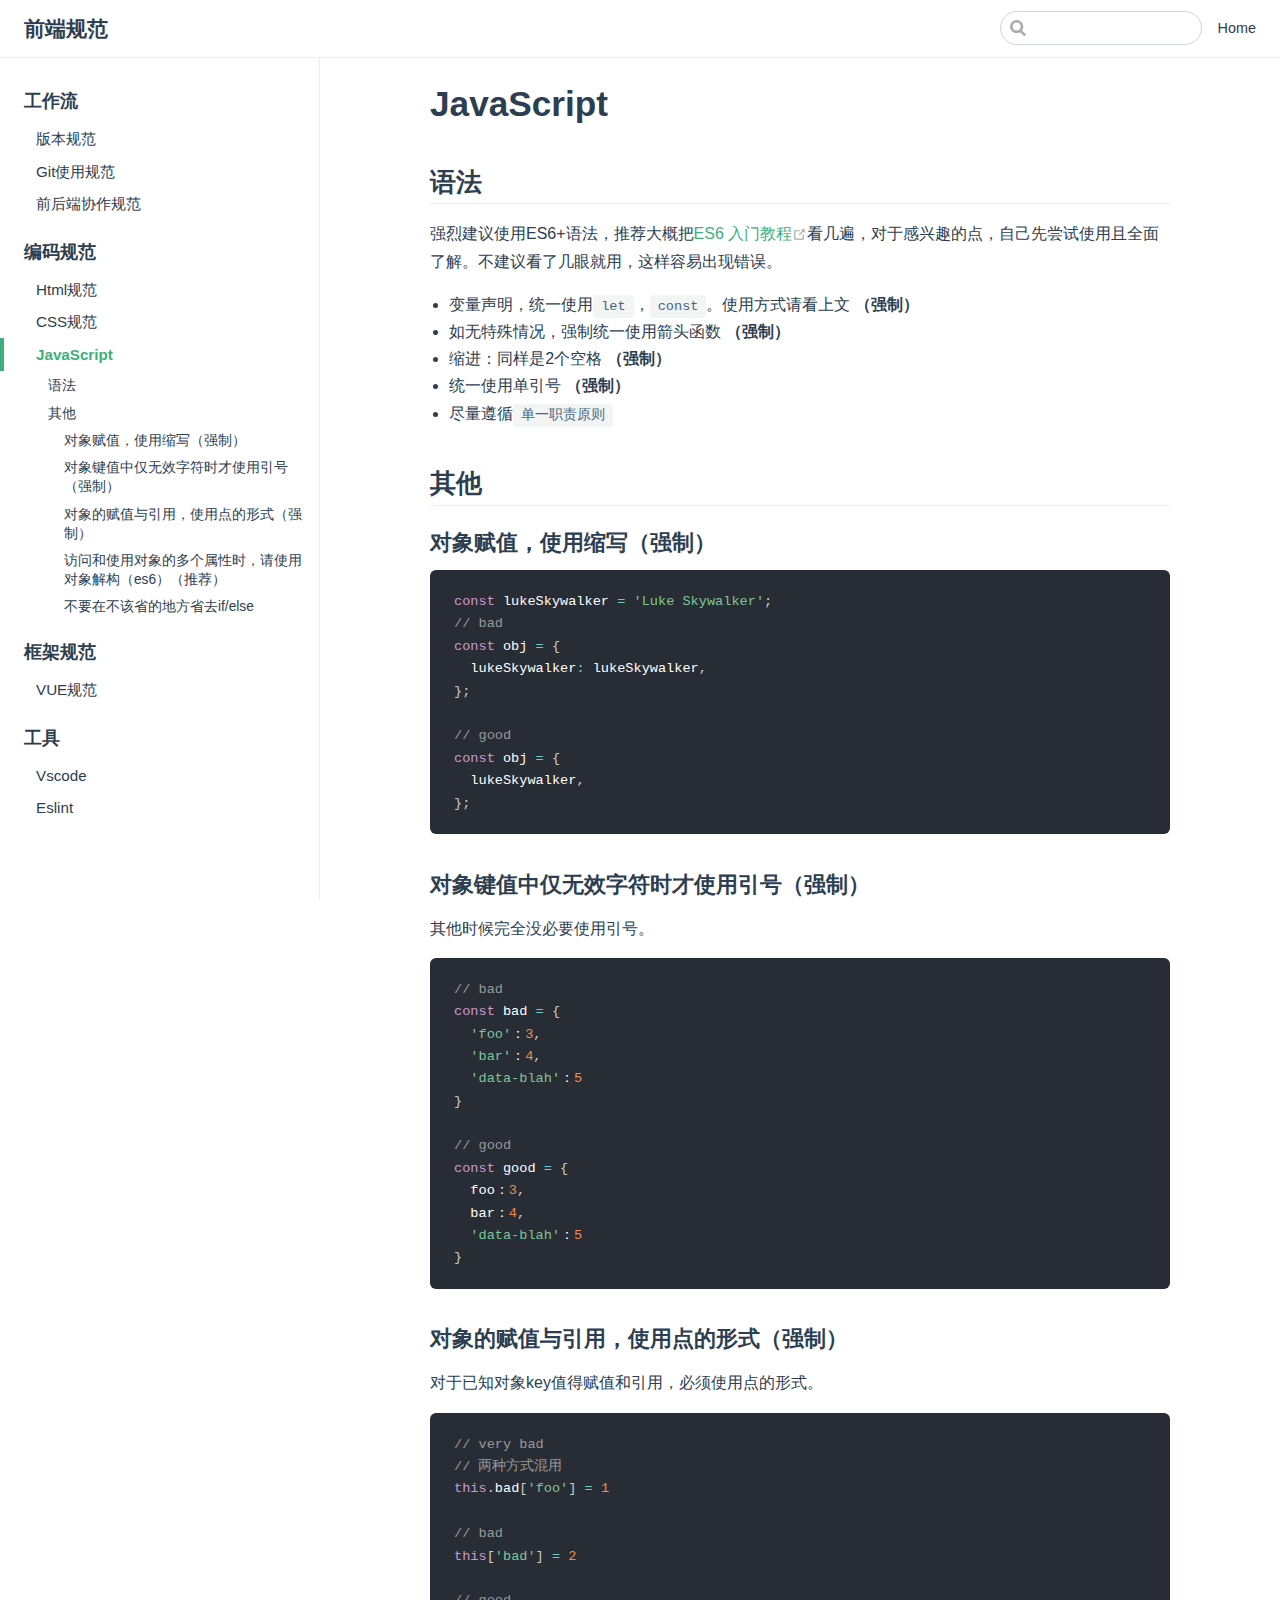
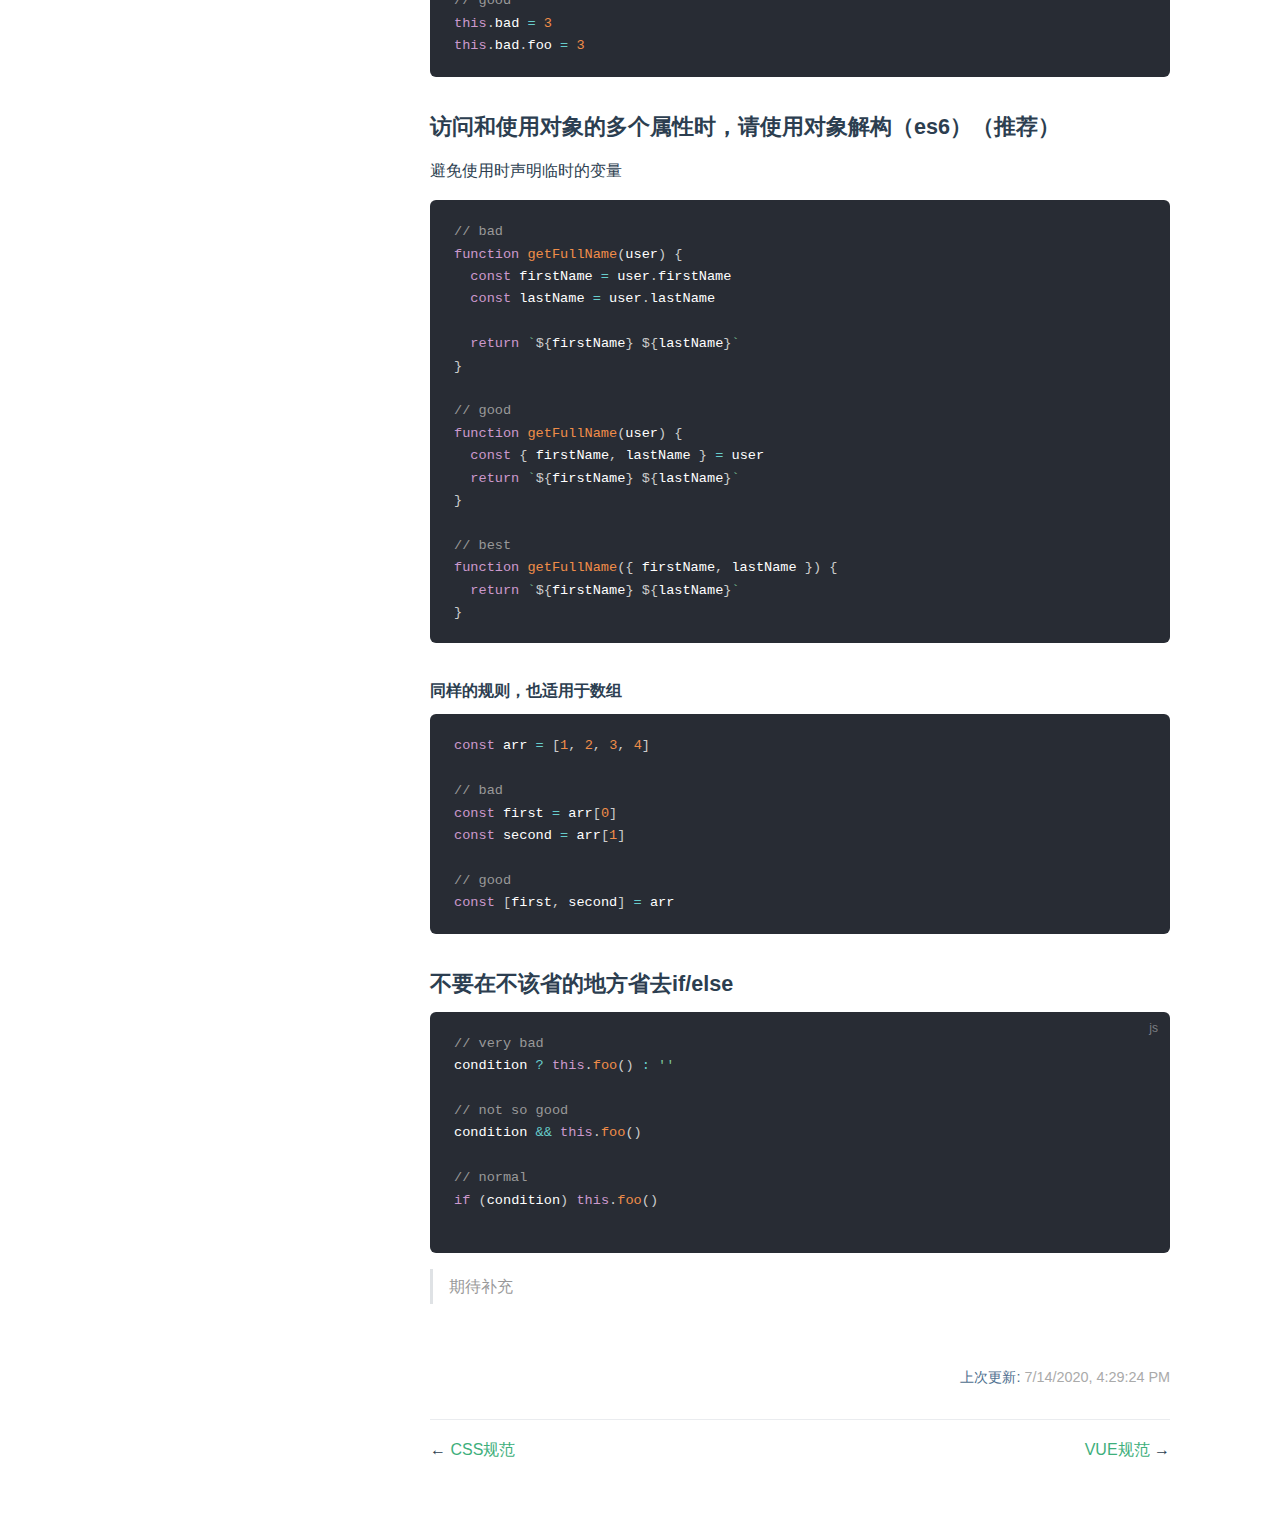
<file: coding-standards/javascript.html>
<!DOCTYPE html>
<html lang="en-US">
  <head>
    <meta charset="utf-8">
    <meta name="viewport" content="width=device-width,initial-scale=1">
    <title>JavaScript | 前端规范</title>
    <meta name="generator" content="VuePress 1.5.2">
    <link rel="shortcut icon" href="/favicon.ico">
    <meta name="description" content="">
    <link rel="preload" href="/assets/css/0.styles.5df4ad82.css" as="style"><link rel="preload" href="/assets/js/app.58b875fe.js" as="script"><link rel="preload" href="/assets/js/2.e0c4185e.js" as="script"><link rel="preload" href="/assets/js/9.3cce70be.js" as="script"><link rel="prefetch" href="/assets/js/10.4ae0dcf6.js"><link rel="prefetch" href="/assets/js/11.591e1990.js"><link rel="prefetch" href="/assets/js/12.d98cd3ab.js"><link rel="prefetch" href="/assets/js/13.02611e40.js"><link rel="prefetch" href="/assets/js/14.7a56feca.js"><link rel="prefetch" href="/assets/js/3.307563bb.js"><link rel="prefetch" href="/assets/js/4.4fed4ced.js"><link rel="prefetch" href="/assets/js/5.962de34b.js"><link rel="prefetch" href="/assets/js/6.3fa32f32.js"><link rel="prefetch" href="/assets/js/7.aa2b2f94.js"><link rel="prefetch" href="/assets/js/8.1b68d8dd.js">
    <link rel="stylesheet" href="/assets/css/0.styles.5df4ad82.css">
  </head>
  <body>
    <div id="app" data-server-rendered="true"><div class="theme-container"><header class="navbar"><div class="sidebar-button"><svg xmlns="http://www.w3.org/2000/svg" aria-hidden="true" role="img" viewBox="0 0 448 512" class="icon"><path fill="currentColor" d="M436 124H12c-6.627 0-12-5.373-12-12V80c0-6.627 5.373-12 12-12h424c6.627 0 12 5.373 12 12v32c0 6.627-5.373 12-12 12zm0 160H12c-6.627 0-12-5.373-12-12v-32c0-6.627 5.373-12 12-12h424c6.627 0 12 5.373 12 12v32c0 6.627-5.373 12-12 12zm0 160H12c-6.627 0-12-5.373-12-12v-32c0-6.627 5.373-12 12-12h424c6.627 0 12 5.373 12 12v32c0 6.627-5.373 12-12 12z"></path></svg></div> <a href="/" class="home-link router-link-active"><!----> <span class="site-name">前端规范</span></a> <div class="links"><div class="search-box"><input aria-label="Search" autocomplete="off" spellcheck="false" value=""> <!----></div> <nav class="nav-links can-hide"><div class="nav-item"><a href="/" class="nav-link">
  Home
</a></div> <!----></nav></div></header> <div class="sidebar-mask"></div> <aside class="sidebar"><nav class="nav-links"><div class="nav-item"><a href="/" class="nav-link">
  Home
</a></div> <!----></nav>  <ul class="sidebar-links"><li><section class="sidebar-group depth-0"><p class="sidebar-heading"><span>工作流</span> <!----></p> <ul class="sidebar-links sidebar-group-items"><li><a href="/work-process/version.html" class="sidebar-link">版本规范</a></li><li><a href="/work-process/git.html" class="sidebar-link">Git使用规范</a></li><li><a href="/work-process/cooperation.html" class="sidebar-link">前后端协作规范</a></li></ul></section></li><li><section class="sidebar-group depth-0"><p class="sidebar-heading open"><span>编码规范</span> <!----></p> <ul class="sidebar-links sidebar-group-items"><li><a href="/coding-standards/html.html" class="sidebar-link">Html规范</a></li><li><a href="/coding-standards/css.html" class="sidebar-link">CSS规范</a></li><li><a href="/coding-standards/javascript.html" aria-current="page" class="active sidebar-link">JavaScript</a><ul class="sidebar-sub-headers"><li class="sidebar-sub-header"><a href="/coding-standards/javascript.html#语法" class="sidebar-link">语法</a></li><li class="sidebar-sub-header"><a href="/coding-standards/javascript.html#其他" class="sidebar-link">其他</a><ul class="sidebar-sub-headers"><li class="sidebar-sub-header"><a href="/coding-standards/javascript.html#对象赋值，使用缩写（强制）" class="sidebar-link">对象赋值，使用缩写（强制）</a></li><li class="sidebar-sub-header"><a href="/coding-standards/javascript.html#对象键值中仅无效字符时才使用引号（强制）" class="sidebar-link">对象键值中仅无效字符时才使用引号（强制）</a></li><li class="sidebar-sub-header"><a href="/coding-standards/javascript.html#对象的赋值与引用，使用点的形式（强制）" class="sidebar-link">对象的赋值与引用，使用点的形式（强制）</a></li><li class="sidebar-sub-header"><a href="/coding-standards/javascript.html#访问和使用对象的多个属性时，请使用对象解构（es6）（推荐）" class="sidebar-link">访问和使用对象的多个属性时，请使用对象解构（es6）（推荐）</a></li><li class="sidebar-sub-header"><a href="/coding-standards/javascript.html#不要在不该省的地方省去if-else" class="sidebar-link">不要在不该省的地方省去if/else</a></li></ul></li></ul></li></ul></section></li><li><section class="sidebar-group depth-0"><p class="sidebar-heading"><span>框架规范</span> <!----></p> <ul class="sidebar-links sidebar-group-items"><li><a href="/frame-standards/vue.html" class="sidebar-link">VUE规范</a></li></ul></section></li><li><section class="sidebar-group depth-0"><p class="sidebar-heading"><span>工具</span> <!----></p> <ul class="sidebar-links sidebar-group-items"><li><a href="/tools/vscode.html" class="sidebar-link">Vscode</a></li><li><a href="/tools/eslint.html" class="sidebar-link">Eslint</a></li></ul></section></li></ul> </aside> <main class="page"> <div class="theme-default-content content__default"><h1 id="javascript"><a href="#javascript" class="header-anchor">#</a> JavaScript</h1> <h2 id="语法"><a href="#语法" class="header-anchor">#</a> 语法</h2> <p>强烈建议使用ES6+语法，推荐大概把<a href="https://es6.ruanyifeng.com/#README" target="_blank" rel="noopener noreferrer">ES6 入门教程<svg xmlns="http://www.w3.org/2000/svg" aria-hidden="true" x="0px" y="0px" viewBox="0 0 100 100" width="15" height="15" class="icon outbound"><path fill="currentColor" d="M18.8,85.1h56l0,0c2.2,0,4-1.8,4-4v-32h-8v28h-48v-48h28v-8h-32l0,0c-2.2,0-4,1.8-4,4v56C14.8,83.3,16.6,85.1,18.8,85.1z"></path> <polygon fill="currentColor" points="45.7,48.7 51.3,54.3 77.2,28.5 77.2,37.2 85.2,37.2 85.2,14.9 62.8,14.9 62.8,22.9 71.5,22.9"></polygon></svg></a>看几遍，对于感兴趣的点，自己先尝试使用且全面了解。不建议看了几眼就用，这样容易出现错误。<br></p> <ul><li>变量声明，统一使用<code>let</code>，<code>const</code>。使用方式请看上文 <strong>（强制）</strong></li> <li>如无特殊情况，强制统一使用箭头函数 <strong>（强制）</strong></li> <li>缩进：同样是2个空格 <strong>（强制）</strong></li> <li>统一使用单引号 <strong>（强制）</strong></li> <li>尽量遵循<code>单一职责原则</code></li></ul> <h2 id="其他"><a href="#其他" class="header-anchor">#</a> 其他</h2> <h3 id="对象赋值，使用缩写（强制）"><a href="#对象赋值，使用缩写（强制）" class="header-anchor">#</a> 对象赋值，使用缩写（强制）</h3> <div class="language-Javascript extra-class"><pre class="language-javascript"><code><span class="token keyword">const</span> lukeSkywalker <span class="token operator">=</span> <span class="token string">'Luke Skywalker'</span><span class="token punctuation">;</span>
<span class="token comment">// bad</span>
<span class="token keyword">const</span> obj <span class="token operator">=</span> <span class="token punctuation">{</span>
  lukeSkywalker<span class="token operator">:</span> lukeSkywalker<span class="token punctuation">,</span>
<span class="token punctuation">}</span><span class="token punctuation">;</span>

<span class="token comment">// good</span>
<span class="token keyword">const</span> obj <span class="token operator">=</span> <span class="token punctuation">{</span>
  lukeSkywalker<span class="token punctuation">,</span>
<span class="token punctuation">}</span><span class="token punctuation">;</span>
</code></pre></div><h3 id="对象键值中仅无效字符时才使用引号（强制）"><a href="#对象键值中仅无效字符时才使用引号（强制）" class="header-anchor">#</a> 对象键值中仅无效字符时才使用引号（强制）</h3> <p>其他时候完全没必要使用引号。</p> <div class="language-Javascript extra-class"><pre class="language-javascript"><code><span class="token comment">// bad </span>
<span class="token keyword">const</span> bad <span class="token operator">=</span> <span class="token punctuation">{</span> 
  <span class="token string">'foo'</span>：<span class="token number">3</span><span class="token punctuation">,</span>
  <span class="token string">'bar'</span>：<span class="token number">4</span><span class="token punctuation">,</span>
  <span class="token string">'data-blah'</span>：<span class="token number">5</span>
<span class="token punctuation">}</span>

<span class="token comment">// good </span>
<span class="token keyword">const</span> good <span class="token operator">=</span> <span class="token punctuation">{</span> 
  foo：<span class="token number">3</span><span class="token punctuation">,</span>
  bar：<span class="token number">4</span><span class="token punctuation">,</span>
  <span class="token string">'data-blah'</span>：<span class="token number">5</span>
<span class="token punctuation">}</span>
</code></pre></div><h3 id="对象的赋值与引用，使用点的形式（强制）"><a href="#对象的赋值与引用，使用点的形式（强制）" class="header-anchor">#</a> 对象的赋值与引用，使用点的形式（强制）</h3> <p>对于已知对象key值得赋值和引用，必须使用点的形式。</p> <div class="language-Javascript extra-class"><pre class="language-javascript"><code><span class="token comment">// very bad</span>
<span class="token comment">// 两种方式混用</span>
<span class="token keyword">this</span><span class="token punctuation">.</span>bad<span class="token punctuation">[</span><span class="token string">'foo'</span><span class="token punctuation">]</span> <span class="token operator">=</span> <span class="token number">1</span>

<span class="token comment">// bad</span>
<span class="token keyword">this</span><span class="token punctuation">[</span><span class="token string">'bad'</span><span class="token punctuation">]</span> <span class="token operator">=</span> <span class="token number">2</span>

<span class="token comment">// good</span>
<span class="token keyword">this</span><span class="token punctuation">.</span>bad <span class="token operator">=</span> <span class="token number">3</span>
<span class="token keyword">this</span><span class="token punctuation">.</span>bad<span class="token punctuation">.</span>foo <span class="token operator">=</span> <span class="token number">3</span>
</code></pre></div><h3 id="访问和使用对象的多个属性时，请使用对象解构（es6）（推荐）"><a href="#访问和使用对象的多个属性时，请使用对象解构（es6）（推荐）" class="header-anchor">#</a> 访问和使用对象的多个属性时，请使用对象解构（es6）（推荐）</h3> <p>避免使用时声明临时的变量</p> <div class="language-Javascript extra-class"><pre class="language-javascript"><code><span class="token comment">// bad</span>
<span class="token keyword">function</span> <span class="token function">getFullName</span><span class="token punctuation">(</span><span class="token parameter">user</span><span class="token punctuation">)</span> <span class="token punctuation">{</span>
  <span class="token keyword">const</span> firstName <span class="token operator">=</span> user<span class="token punctuation">.</span>firstName
  <span class="token keyword">const</span> lastName <span class="token operator">=</span> user<span class="token punctuation">.</span>lastName

  <span class="token keyword">return</span> <span class="token template-string"><span class="token template-punctuation string">`</span><span class="token interpolation"><span class="token interpolation-punctuation punctuation">${</span>firstName<span class="token interpolation-punctuation punctuation">}</span></span><span class="token string"> </span><span class="token interpolation"><span class="token interpolation-punctuation punctuation">${</span>lastName<span class="token interpolation-punctuation punctuation">}</span></span><span class="token template-punctuation string">`</span></span>
<span class="token punctuation">}</span>

<span class="token comment">// good</span>
<span class="token keyword">function</span> <span class="token function">getFullName</span><span class="token punctuation">(</span><span class="token parameter">user</span><span class="token punctuation">)</span> <span class="token punctuation">{</span>
  <span class="token keyword">const</span> <span class="token punctuation">{</span> firstName<span class="token punctuation">,</span> lastName <span class="token punctuation">}</span> <span class="token operator">=</span> user
  <span class="token keyword">return</span> <span class="token template-string"><span class="token template-punctuation string">`</span><span class="token interpolation"><span class="token interpolation-punctuation punctuation">${</span>firstName<span class="token interpolation-punctuation punctuation">}</span></span><span class="token string"> </span><span class="token interpolation"><span class="token interpolation-punctuation punctuation">${</span>lastName<span class="token interpolation-punctuation punctuation">}</span></span><span class="token template-punctuation string">`</span></span>
<span class="token punctuation">}</span>

<span class="token comment">// best</span>
<span class="token keyword">function</span> <span class="token function">getFullName</span><span class="token punctuation">(</span><span class="token parameter"><span class="token punctuation">{</span> firstName<span class="token punctuation">,</span> lastName <span class="token punctuation">}</span></span><span class="token punctuation">)</span> <span class="token punctuation">{</span>
  <span class="token keyword">return</span> <span class="token template-string"><span class="token template-punctuation string">`</span><span class="token interpolation"><span class="token interpolation-punctuation punctuation">${</span>firstName<span class="token interpolation-punctuation punctuation">}</span></span><span class="token string"> </span><span class="token interpolation"><span class="token interpolation-punctuation punctuation">${</span>lastName<span class="token interpolation-punctuation punctuation">}</span></span><span class="token template-punctuation string">`</span></span>
<span class="token punctuation">}</span>
</code></pre></div><h4 id="同样的规则，也适用于数组"><a href="#同样的规则，也适用于数组" class="header-anchor">#</a> 同样的规则，也适用于数组</h4> <div class="language-Javascript extra-class"><pre class="language-javascript"><code><span class="token keyword">const</span> arr <span class="token operator">=</span> <span class="token punctuation">[</span><span class="token number">1</span><span class="token punctuation">,</span> <span class="token number">2</span><span class="token punctuation">,</span> <span class="token number">3</span><span class="token punctuation">,</span> <span class="token number">4</span><span class="token punctuation">]</span>

<span class="token comment">// bad</span>
<span class="token keyword">const</span> first <span class="token operator">=</span> arr<span class="token punctuation">[</span><span class="token number">0</span><span class="token punctuation">]</span>
<span class="token keyword">const</span> second <span class="token operator">=</span> arr<span class="token punctuation">[</span><span class="token number">1</span><span class="token punctuation">]</span>

<span class="token comment">// good</span>
<span class="token keyword">const</span> <span class="token punctuation">[</span>first<span class="token punctuation">,</span> second<span class="token punctuation">]</span> <span class="token operator">=</span> arr
</code></pre></div><h3 id="不要在不该省的地方省去if-else"><a href="#不要在不该省的地方省去if-else" class="header-anchor">#</a> 不要在不该省的地方省去if/else</h3> <div class="language-js extra-class"><pre class="language-js"><code><span class="token comment">// very bad</span>
condition <span class="token operator">?</span> <span class="token keyword">this</span><span class="token punctuation">.</span><span class="token function">foo</span><span class="token punctuation">(</span><span class="token punctuation">)</span> <span class="token operator">:</span> <span class="token string">''</span>

<span class="token comment">// not so good </span>
condition <span class="token operator">&amp;&amp;</span> <span class="token keyword">this</span><span class="token punctuation">.</span><span class="token function">foo</span><span class="token punctuation">(</span><span class="token punctuation">)</span>

<span class="token comment">// normal</span>
<span class="token keyword">if</span> <span class="token punctuation">(</span>condition<span class="token punctuation">)</span> <span class="token keyword">this</span><span class="token punctuation">.</span><span class="token function">foo</span><span class="token punctuation">(</span><span class="token punctuation">)</span>

</code></pre></div><blockquote><p>期待补充</p></blockquote></div> <footer class="page-edit"><!----> <div class="last-updated"><span class="prefix">上次更新:</span> <span class="time">7/14/2020, 4:29:24 PM</span></div></footer> <div class="page-nav"><p class="inner"><span class="prev">
      ←
      <a href="/coding-standards/css.html" class="prev">
        CSS规范
      </a></span> <span class="next"><a href="/frame-standards/vue.html">
        VUE规范
      </a>
      →
    </span></p></div> </main></div><div class="global-ui"><!----></div></div>
    <script src="/assets/js/app.58b875fe.js" defer></script><script src="/assets/js/2.e0c4185e.js" defer></script><script src="/assets/js/9.3cce70be.js" defer></script>
  </body>
</html>
</file>
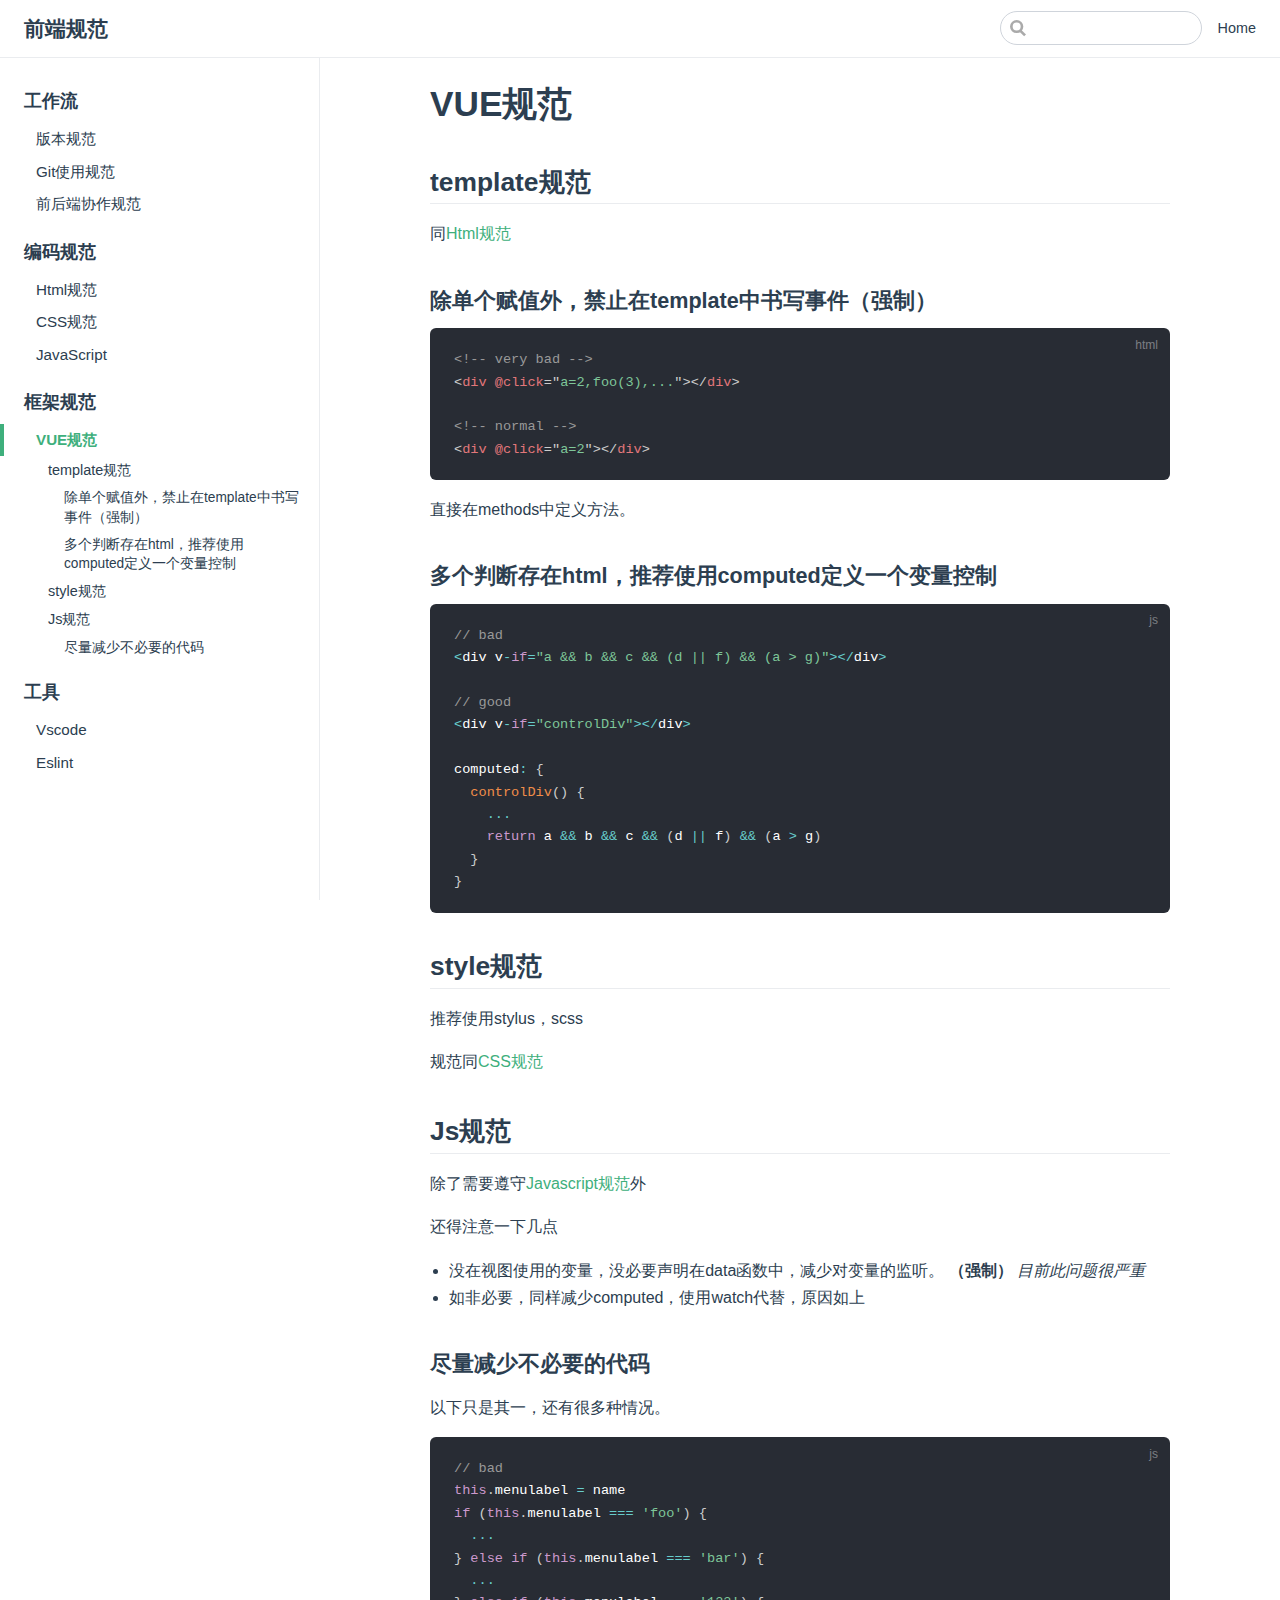
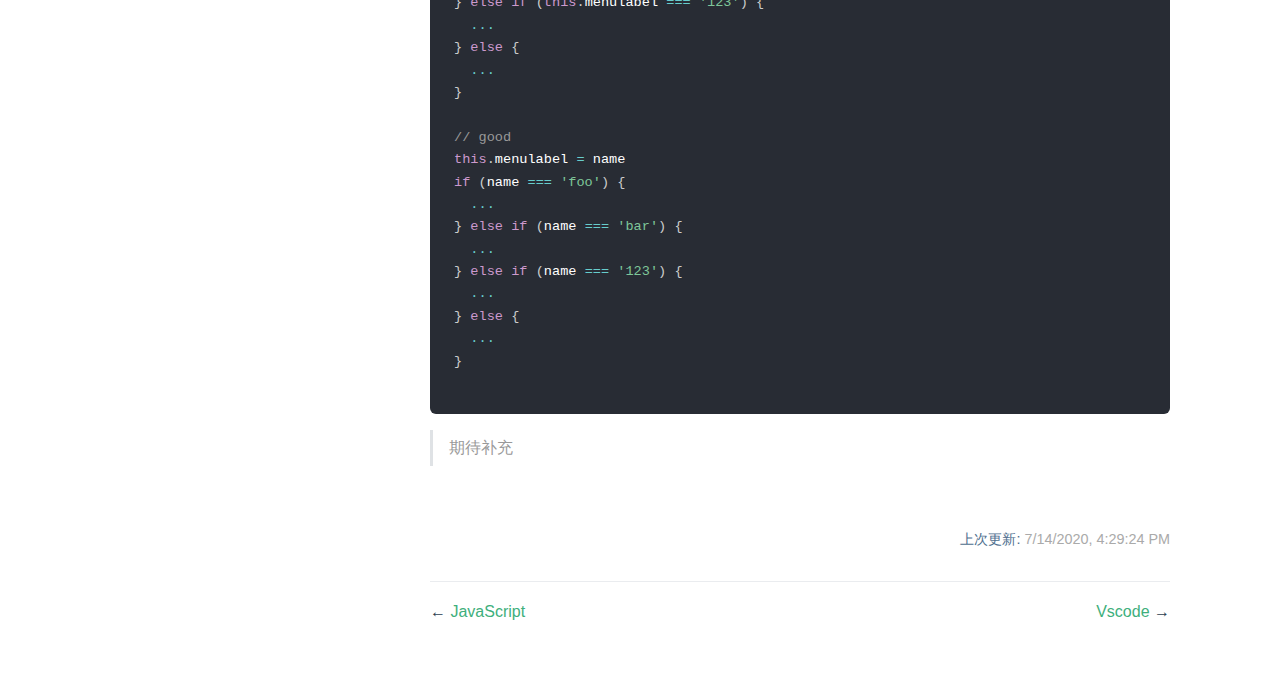
<file: frame-standards/vue.html>
<!DOCTYPE html>
<html lang="en-US">
  <head>
    <meta charset="utf-8">
    <meta name="viewport" content="width=device-width,initial-scale=1">
    <title>VUE | 前端规范</title>
    <meta name="generator" content="VuePress 1.5.2">
    <link rel="shortcut icon" href="/favicon.ico">
    <meta name="description" content="">
    <link rel="preload" href="/assets/css/0.styles.5df4ad82.css" as="style"><link rel="preload" href="/assets/js/app.58b875fe.js" as="script"><link rel="preload" href="/assets/js/2.e0c4185e.js" as="script"><link rel="preload" href="/assets/js/10.4ae0dcf6.js" as="script"><link rel="prefetch" href="/assets/js/11.591e1990.js"><link rel="prefetch" href="/assets/js/12.d98cd3ab.js"><link rel="prefetch" href="/assets/js/13.02611e40.js"><link rel="prefetch" href="/assets/js/14.7a56feca.js"><link rel="prefetch" href="/assets/js/3.307563bb.js"><link rel="prefetch" href="/assets/js/4.4fed4ced.js"><link rel="prefetch" href="/assets/js/5.962de34b.js"><link rel="prefetch" href="/assets/js/6.3fa32f32.js"><link rel="prefetch" href="/assets/js/7.aa2b2f94.js"><link rel="prefetch" href="/assets/js/8.1b68d8dd.js"><link rel="prefetch" href="/assets/js/9.3cce70be.js">
    <link rel="stylesheet" href="/assets/css/0.styles.5df4ad82.css">
  </head>
  <body>
    <div id="app" data-server-rendered="true"><div class="theme-container"><header class="navbar"><div class="sidebar-button"><svg xmlns="http://www.w3.org/2000/svg" aria-hidden="true" role="img" viewBox="0 0 448 512" class="icon"><path fill="currentColor" d="M436 124H12c-6.627 0-12-5.373-12-12V80c0-6.627 5.373-12 12-12h424c6.627 0 12 5.373 12 12v32c0 6.627-5.373 12-12 12zm0 160H12c-6.627 0-12-5.373-12-12v-32c0-6.627 5.373-12 12-12h424c6.627 0 12 5.373 12 12v32c0 6.627-5.373 12-12 12zm0 160H12c-6.627 0-12-5.373-12-12v-32c0-6.627 5.373-12 12-12h424c6.627 0 12 5.373 12 12v32c0 6.627-5.373 12-12 12z"></path></svg></div> <a href="/" class="home-link router-link-active"><!----> <span class="site-name">前端规范</span></a> <div class="links"><div class="search-box"><input aria-label="Search" autocomplete="off" spellcheck="false" value=""> <!----></div> <nav class="nav-links can-hide"><div class="nav-item"><a href="/" class="nav-link">
  Home
</a></div> <!----></nav></div></header> <div class="sidebar-mask"></div> <aside class="sidebar"><nav class="nav-links"><div class="nav-item"><a href="/" class="nav-link">
  Home
</a></div> <!----></nav>  <ul class="sidebar-links"><li><section class="sidebar-group depth-0"><p class="sidebar-heading"><span>工作流</span> <!----></p> <ul class="sidebar-links sidebar-group-items"><li><a href="/work-process/version.html" class="sidebar-link">版本规范</a></li><li><a href="/work-process/git.html" class="sidebar-link">Git使用规范</a></li><li><a href="/work-process/cooperation.html" class="sidebar-link">前后端协作规范</a></li></ul></section></li><li><section class="sidebar-group depth-0"><p class="sidebar-heading"><span>编码规范</span> <!----></p> <ul class="sidebar-links sidebar-group-items"><li><a href="/coding-standards/html.html" class="sidebar-link">Html规范</a></li><li><a href="/coding-standards/css.html" class="sidebar-link">CSS规范</a></li><li><a href="/coding-standards/javascript.html" class="sidebar-link">JavaScript</a></li></ul></section></li><li><section class="sidebar-group depth-0"><p class="sidebar-heading open"><span>框架规范</span> <!----></p> <ul class="sidebar-links sidebar-group-items"><li><a href="/frame-standards/vue.html" aria-current="page" class="active sidebar-link">VUE规范</a><ul class="sidebar-sub-headers"><li class="sidebar-sub-header"><a href="/frame-standards/vue.html#template规范" class="sidebar-link">template规范</a><ul class="sidebar-sub-headers"><li class="sidebar-sub-header"><a href="/frame-standards/vue.html#除单个赋值外，禁止在template中书写事件（强制）" class="sidebar-link">除单个赋值外，禁止在template中书写事件（强制）</a></li><li class="sidebar-sub-header"><a href="/frame-standards/vue.html#多个判断存在html，推荐使用computed定义一个变量控制" class="sidebar-link">多个判断存在html，推荐使用computed定义一个变量控制</a></li></ul></li><li class="sidebar-sub-header"><a href="/frame-standards/vue.html#style规范" class="sidebar-link">style规范</a></li><li class="sidebar-sub-header"><a href="/frame-standards/vue.html#js规范" class="sidebar-link">Js规范</a><ul class="sidebar-sub-headers"><li class="sidebar-sub-header"><a href="/frame-standards/vue.html#尽量减少不必要的代码" class="sidebar-link">尽量减少不必要的代码</a></li></ul></li></ul></li></ul></section></li><li><section class="sidebar-group depth-0"><p class="sidebar-heading"><span>工具</span> <!----></p> <ul class="sidebar-links sidebar-group-items"><li><a href="/tools/vscode.html" class="sidebar-link">Vscode</a></li><li><a href="/tools/eslint.html" class="sidebar-link">Eslint</a></li></ul></section></li></ul> </aside> <main class="page"> <div class="theme-default-content content__default"><h1 id="vue规范"><a href="#vue规范" class="header-anchor">#</a> VUE规范</h1> <h2 id="template规范"><a href="#template规范" class="header-anchor">#</a> template规范</h2> <p>同<a href="/coding-standards/html.html">Html规范</a></p> <h3 id="除单个赋值外，禁止在template中书写事件（强制）"><a href="#除单个赋值外，禁止在template中书写事件（强制）" class="header-anchor">#</a> 除单个赋值外，禁止在template中书写事件（强制）</h3> <div class="language-html extra-class"><pre class="language-html"><code><span class="token comment">&lt;!-- very bad --&gt;</span>
<span class="token tag"><span class="token tag"><span class="token punctuation">&lt;</span>div</span> <span class="token attr-name">@click</span><span class="token attr-value"><span class="token punctuation">=</span><span class="token punctuation">&quot;</span>a=2,foo(3),...<span class="token punctuation">&quot;</span></span><span class="token punctuation">&gt;</span></span><span class="token tag"><span class="token tag"><span class="token punctuation">&lt;/</span>div</span><span class="token punctuation">&gt;</span></span>

<span class="token comment">&lt;!-- normal --&gt;</span>
<span class="token tag"><span class="token tag"><span class="token punctuation">&lt;</span>div</span> <span class="token attr-name">@click</span><span class="token attr-value"><span class="token punctuation">=</span><span class="token punctuation">&quot;</span>a=2<span class="token punctuation">&quot;</span></span><span class="token punctuation">&gt;</span></span><span class="token tag"><span class="token tag"><span class="token punctuation">&lt;/</span>div</span><span class="token punctuation">&gt;</span></span>
</code></pre></div><p>直接在methods中定义方法。</p> <h3 id="多个判断存在html，推荐使用computed定义一个变量控制"><a href="#多个判断存在html，推荐使用computed定义一个变量控制" class="header-anchor">#</a> 多个判断存在html，推荐使用computed定义一个变量控制</h3> <div class="language-js extra-class"><pre class="language-js"><code><span class="token comment">// bad</span>
<span class="token operator">&lt;</span>div v<span class="token operator">-</span><span class="token keyword">if</span><span class="token operator">=</span><span class="token string">&quot;a &amp;&amp; b &amp;&amp; c &amp;&amp; (d || f) &amp;&amp; (a &gt; g)&quot;</span><span class="token operator">&gt;</span><span class="token operator">&lt;</span><span class="token operator">/</span>div<span class="token operator">&gt;</span>

<span class="token comment">// good</span>
<span class="token operator">&lt;</span>div v<span class="token operator">-</span><span class="token keyword">if</span><span class="token operator">=</span><span class="token string">&quot;controlDiv&quot;</span><span class="token operator">&gt;</span><span class="token operator">&lt;</span><span class="token operator">/</span>div<span class="token operator">&gt;</span>

computed<span class="token operator">:</span> <span class="token punctuation">{</span>
  <span class="token function">controlDiv</span><span class="token punctuation">(</span><span class="token punctuation">)</span> <span class="token punctuation">{</span>
    <span class="token operator">...</span>
    <span class="token keyword">return</span> a <span class="token operator">&amp;&amp;</span> b <span class="token operator">&amp;&amp;</span> c <span class="token operator">&amp;&amp;</span> <span class="token punctuation">(</span>d <span class="token operator">||</span> f<span class="token punctuation">)</span> <span class="token operator">&amp;&amp;</span> <span class="token punctuation">(</span>a <span class="token operator">&gt;</span> g<span class="token punctuation">)</span>
  <span class="token punctuation">}</span>
<span class="token punctuation">}</span>
</code></pre></div><h2 id="style规范"><a href="#style规范" class="header-anchor">#</a> style规范</h2> <p>推荐使用stylus，scss<br></p> <p>规范同<a href="/coding-standards/css.html">CSS规范</a></p> <h2 id="js规范"><a href="#js规范" class="header-anchor">#</a> Js规范</h2> <p>除了需要遵守<a href="/coding-standards/javascript.html">Javascript规范</a>外</p> <p>还得注意一下几点</p> <ul><li>没在视图使用的变量，没必要声明在data函数中，减少对变量的监听。 <strong>（强制）</strong> <em>目前此问题很严重</em></li> <li>如非必要，同样减少computed，使用watch代替，原因如上</li></ul> <h3 id="尽量减少不必要的代码"><a href="#尽量减少不必要的代码" class="header-anchor">#</a> 尽量减少不必要的代码</h3> <p>以下只是其一，还有很多种情况。</p> <div class="language-js extra-class"><pre class="language-js"><code><span class="token comment">// bad</span>
<span class="token keyword">this</span><span class="token punctuation">.</span>menulabel <span class="token operator">=</span> name
<span class="token keyword">if</span> <span class="token punctuation">(</span><span class="token keyword">this</span><span class="token punctuation">.</span>menulabel <span class="token operator">===</span> <span class="token string">'foo'</span><span class="token punctuation">)</span> <span class="token punctuation">{</span>
  <span class="token operator">...</span>
<span class="token punctuation">}</span> <span class="token keyword">else</span> <span class="token keyword">if</span> <span class="token punctuation">(</span><span class="token keyword">this</span><span class="token punctuation">.</span>menulabel <span class="token operator">===</span> <span class="token string">'bar'</span><span class="token punctuation">)</span> <span class="token punctuation">{</span>
  <span class="token operator">...</span>
<span class="token punctuation">}</span> <span class="token keyword">else</span> <span class="token keyword">if</span> <span class="token punctuation">(</span><span class="token keyword">this</span><span class="token punctuation">.</span>menulabel <span class="token operator">===</span> <span class="token string">'123'</span><span class="token punctuation">)</span> <span class="token punctuation">{</span>
  <span class="token operator">...</span>
<span class="token punctuation">}</span> <span class="token keyword">else</span> <span class="token punctuation">{</span>
  <span class="token operator">...</span>
<span class="token punctuation">}</span>

<span class="token comment">// good</span>
<span class="token keyword">this</span><span class="token punctuation">.</span>menulabel <span class="token operator">=</span> name
<span class="token keyword">if</span> <span class="token punctuation">(</span>name <span class="token operator">===</span> <span class="token string">'foo'</span><span class="token punctuation">)</span> <span class="token punctuation">{</span>
  <span class="token operator">...</span>
<span class="token punctuation">}</span> <span class="token keyword">else</span> <span class="token keyword">if</span> <span class="token punctuation">(</span>name <span class="token operator">===</span> <span class="token string">'bar'</span><span class="token punctuation">)</span> <span class="token punctuation">{</span>
  <span class="token operator">...</span>
<span class="token punctuation">}</span> <span class="token keyword">else</span> <span class="token keyword">if</span> <span class="token punctuation">(</span>name <span class="token operator">===</span> <span class="token string">'123'</span><span class="token punctuation">)</span> <span class="token punctuation">{</span>
  <span class="token operator">...</span>
<span class="token punctuation">}</span> <span class="token keyword">else</span> <span class="token punctuation">{</span>
  <span class="token operator">...</span>
<span class="token punctuation">}</span>

</code></pre></div><blockquote><p>期待补充</p></blockquote></div> <footer class="page-edit"><!----> <div class="last-updated"><span class="prefix">上次更新:</span> <span class="time">7/14/2020, 4:29:24 PM</span></div></footer> <div class="page-nav"><p class="inner"><span class="prev">
      ←
      <a href="/coding-standards/javascript.html" class="prev">
        JavaScript
      </a></span> <span class="next"><a href="/tools/vscode.html">
        Vscode
      </a>
      →
    </span></p></div> </main></div><div class="global-ui"><!----></div></div>
    <script src="/assets/js/app.58b875fe.js" defer></script><script src="/assets/js/2.e0c4185e.js" defer></script><script src="/assets/js/10.4ae0dcf6.js" defer></script>
  </body>
</html>
</file>
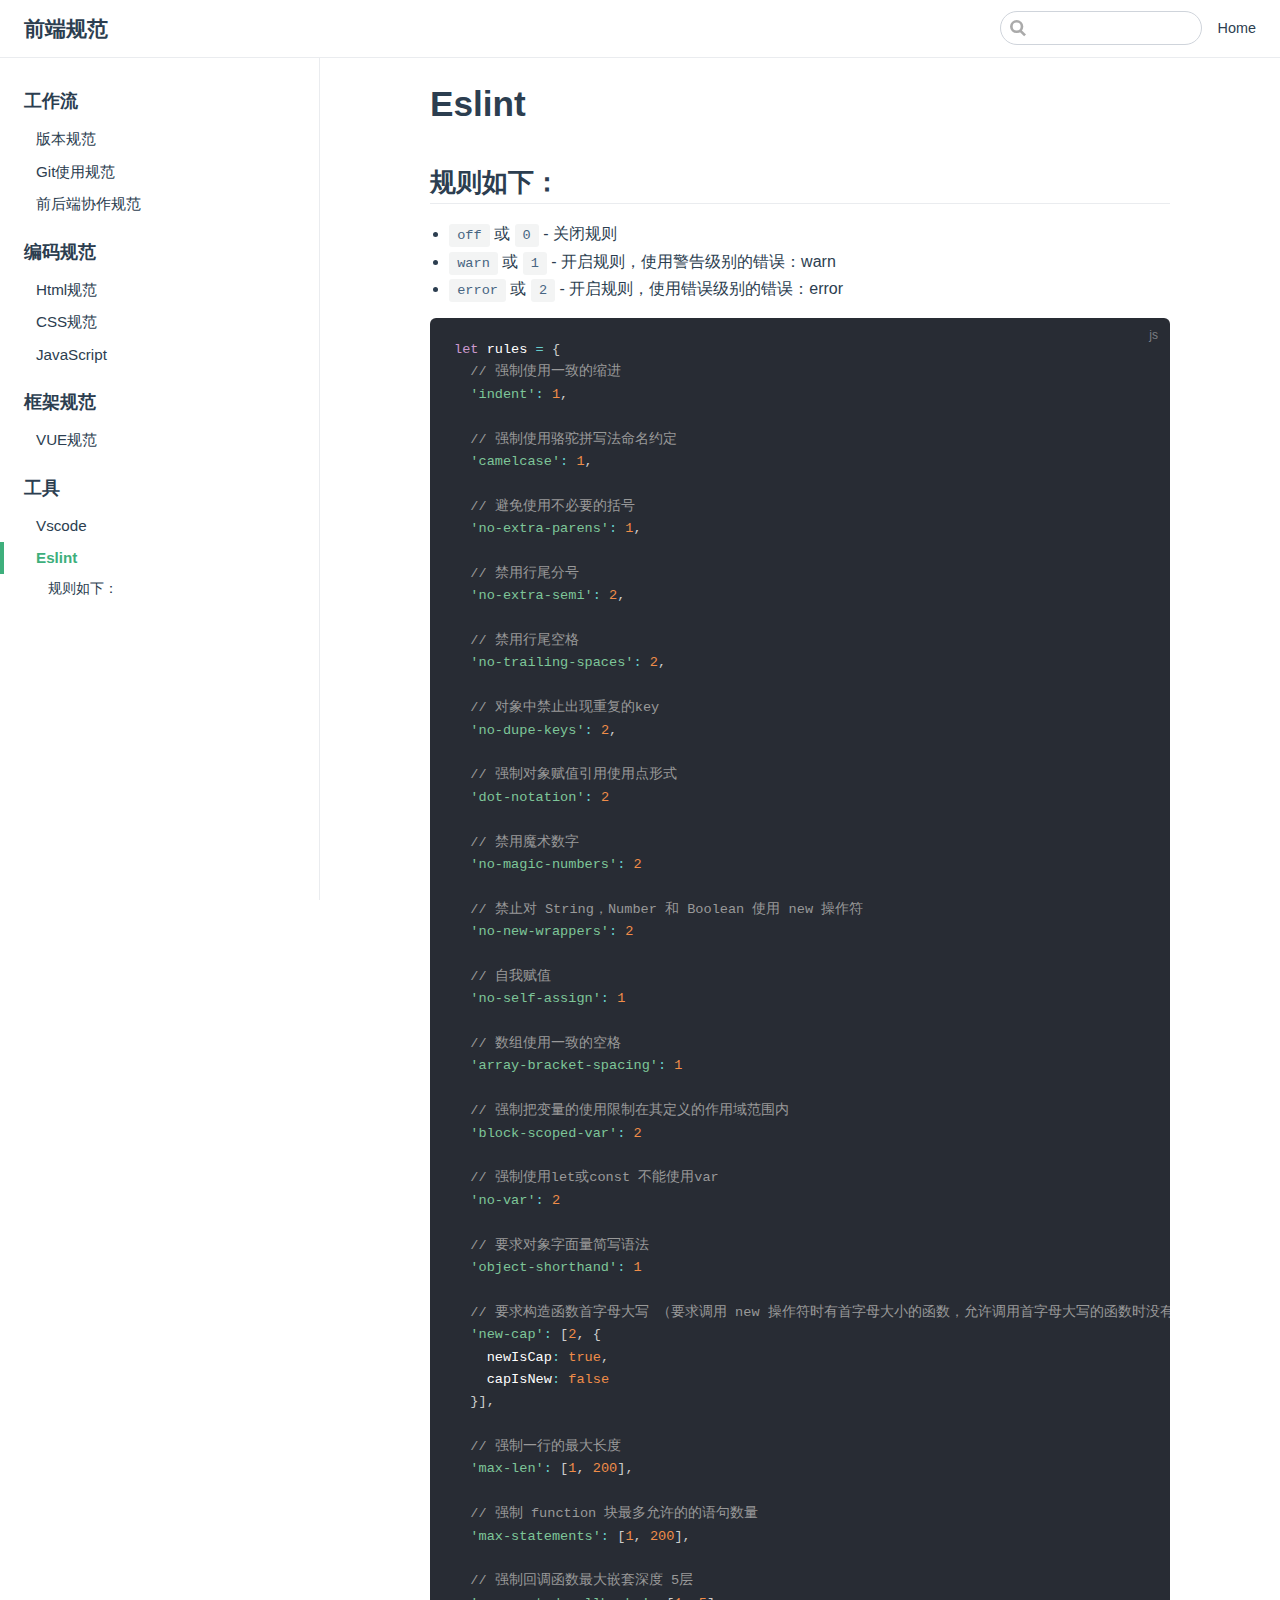
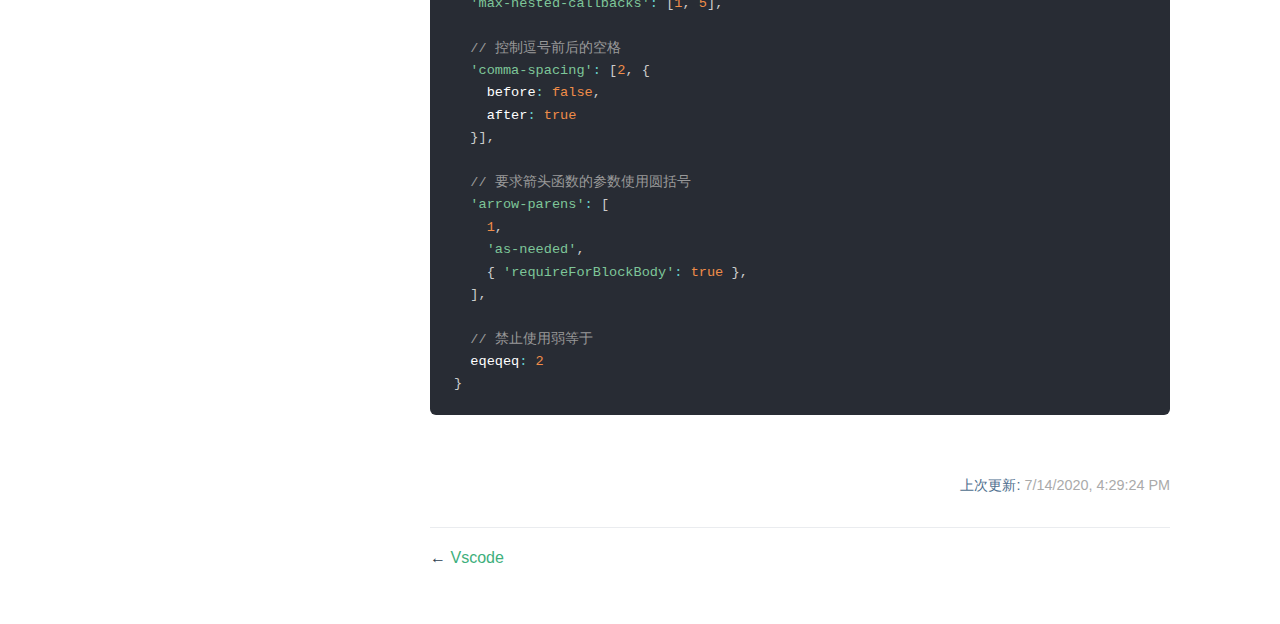
<file: tools/eslint.html>
<!DOCTYPE html>
<html lang="en-US">
  <head>
    <meta charset="utf-8">
    <meta name="viewport" content="width=device-width,initial-scale=1">
    <title>Eslint | 前端规范</title>
    <meta name="generator" content="VuePress 1.5.2">
    <link rel="shortcut icon" href="/favicon.ico">
    <meta name="description" content="">
    <link rel="preload" href="/assets/css/0.styles.5df4ad82.css" as="style"><link rel="preload" href="/assets/js/app.58b875fe.js" as="script"><link rel="preload" href="/assets/js/2.e0c4185e.js" as="script"><link rel="preload" href="/assets/js/11.591e1990.js" as="script"><link rel="prefetch" href="/assets/js/10.4ae0dcf6.js"><link rel="prefetch" href="/assets/js/12.d98cd3ab.js"><link rel="prefetch" href="/assets/js/13.02611e40.js"><link rel="prefetch" href="/assets/js/14.7a56feca.js"><link rel="prefetch" href="/assets/js/3.307563bb.js"><link rel="prefetch" href="/assets/js/4.4fed4ced.js"><link rel="prefetch" href="/assets/js/5.962de34b.js"><link rel="prefetch" href="/assets/js/6.3fa32f32.js"><link rel="prefetch" href="/assets/js/7.aa2b2f94.js"><link rel="prefetch" href="/assets/js/8.1b68d8dd.js"><link rel="prefetch" href="/assets/js/9.3cce70be.js">
    <link rel="stylesheet" href="/assets/css/0.styles.5df4ad82.css">
  </head>
  <body>
    <div id="app" data-server-rendered="true"><div class="theme-container"><header class="navbar"><div class="sidebar-button"><svg xmlns="http://www.w3.org/2000/svg" aria-hidden="true" role="img" viewBox="0 0 448 512" class="icon"><path fill="currentColor" d="M436 124H12c-6.627 0-12-5.373-12-12V80c0-6.627 5.373-12 12-12h424c6.627 0 12 5.373 12 12v32c0 6.627-5.373 12-12 12zm0 160H12c-6.627 0-12-5.373-12-12v-32c0-6.627 5.373-12 12-12h424c6.627 0 12 5.373 12 12v32c0 6.627-5.373 12-12 12zm0 160H12c-6.627 0-12-5.373-12-12v-32c0-6.627 5.373-12 12-12h424c6.627 0 12 5.373 12 12v32c0 6.627-5.373 12-12 12z"></path></svg></div> <a href="/" class="home-link router-link-active"><!----> <span class="site-name">前端规范</span></a> <div class="links"><div class="search-box"><input aria-label="Search" autocomplete="off" spellcheck="false" value=""> <!----></div> <nav class="nav-links can-hide"><div class="nav-item"><a href="/" class="nav-link">
  Home
</a></div> <!----></nav></div></header> <div class="sidebar-mask"></div> <aside class="sidebar"><nav class="nav-links"><div class="nav-item"><a href="/" class="nav-link">
  Home
</a></div> <!----></nav>  <ul class="sidebar-links"><li><section class="sidebar-group depth-0"><p class="sidebar-heading"><span>工作流</span> <!----></p> <ul class="sidebar-links sidebar-group-items"><li><a href="/work-process/version.html" class="sidebar-link">版本规范</a></li><li><a href="/work-process/git.html" class="sidebar-link">Git使用规范</a></li><li><a href="/work-process/cooperation.html" class="sidebar-link">前后端协作规范</a></li></ul></section></li><li><section class="sidebar-group depth-0"><p class="sidebar-heading"><span>编码规范</span> <!----></p> <ul class="sidebar-links sidebar-group-items"><li><a href="/coding-standards/html.html" class="sidebar-link">Html规范</a></li><li><a href="/coding-standards/css.html" class="sidebar-link">CSS规范</a></li><li><a href="/coding-standards/javascript.html" class="sidebar-link">JavaScript</a></li></ul></section></li><li><section class="sidebar-group depth-0"><p class="sidebar-heading"><span>框架规范</span> <!----></p> <ul class="sidebar-links sidebar-group-items"><li><a href="/frame-standards/vue.html" class="sidebar-link">VUE规范</a></li></ul></section></li><li><section class="sidebar-group depth-0"><p class="sidebar-heading open"><span>工具</span> <!----></p> <ul class="sidebar-links sidebar-group-items"><li><a href="/tools/vscode.html" class="sidebar-link">Vscode</a></li><li><a href="/tools/eslint.html" aria-current="page" class="active sidebar-link">Eslint</a><ul class="sidebar-sub-headers"><li class="sidebar-sub-header"><a href="/tools/eslint.html#规则如下：" class="sidebar-link">规则如下：</a></li></ul></li></ul></section></li></ul> </aside> <main class="page"> <div class="theme-default-content content__default"><h1 id="eslint"><a href="#eslint" class="header-anchor">#</a> Eslint</h1> <h2 id="规则如下："><a href="#规则如下：" class="header-anchor">#</a> 规则如下：</h2> <ul><li><code>off</code> 或 <code>0</code> - 关闭规则</li> <li><code>warn</code> 或 <code>1</code> - 开启规则，使用警告级别的错误：warn</li> <li><code>error</code> 或 <code>2</code> - 开启规则，使用错误级别的错误：error</li></ul> <div class="language-js extra-class"><pre class="language-js"><code><span class="token keyword">let</span> rules <span class="token operator">=</span> <span class="token punctuation">{</span>
  <span class="token comment">// 强制使用一致的缩进</span>
  <span class="token string">'indent'</span><span class="token operator">:</span> <span class="token number">1</span><span class="token punctuation">,</span>

  <span class="token comment">// 强制使用骆驼拼写法命名约定</span>
  <span class="token string">'camelcase'</span><span class="token operator">:</span> <span class="token number">1</span><span class="token punctuation">,</span>

  <span class="token comment">// 避免使用不必要的括号</span>
  <span class="token string">'no-extra-parens'</span><span class="token operator">:</span> <span class="token number">1</span><span class="token punctuation">,</span>

  <span class="token comment">// 禁用行尾分号</span>
  <span class="token string">'no-extra-semi'</span><span class="token operator">:</span> <span class="token number">2</span><span class="token punctuation">,</span>

  <span class="token comment">// 禁用行尾空格</span>
  <span class="token string">'no-trailing-spaces'</span><span class="token operator">:</span> <span class="token number">2</span><span class="token punctuation">,</span>

  <span class="token comment">// 对象中禁止出现重复的key</span>
  <span class="token string">'no-dupe-keys'</span><span class="token operator">:</span> <span class="token number">2</span><span class="token punctuation">,</span>

  <span class="token comment">// 强制对象赋值引用使用点形式</span>
  <span class="token string">'dot-notation'</span><span class="token operator">:</span> <span class="token number">2</span>
  
  <span class="token comment">// 禁用魔术数字</span>
  <span class="token string">'no-magic-numbers'</span><span class="token operator">:</span> <span class="token number">2</span>
  
  <span class="token comment">// 禁止对 String，Number 和 Boolean 使用 new 操作符</span>
  <span class="token string">'no-new-wrappers'</span><span class="token operator">:</span> <span class="token number">2</span>
  
  <span class="token comment">// 自我赋值</span>
  <span class="token string">'no-self-assign'</span><span class="token operator">:</span> <span class="token number">1</span>
  
  <span class="token comment">// 数组使用一致的空格</span>
  <span class="token string">'array-bracket-spacing'</span><span class="token operator">:</span> <span class="token number">1</span>
  
  <span class="token comment">// 强制把变量的使用限制在其定义的作用域范围内</span>
  <span class="token string">'block-scoped-var'</span><span class="token operator">:</span> <span class="token number">2</span>
  
  <span class="token comment">// 强制使用let或const 不能使用var</span>
  <span class="token string">'no-var'</span><span class="token operator">:</span> <span class="token number">2</span>
  
  <span class="token comment">// 要求对象字面量简写语法</span>
  <span class="token string">'object-shorthand'</span><span class="token operator">:</span> <span class="token number">1</span>
  
  <span class="token comment">// 要求构造函数首字母大写 （要求调用 new 操作符时有首字母大小的函数，允许调用首字母大写的函数时没有 new 操作符。）</span>
  <span class="token string">'new-cap'</span><span class="token operator">:</span> <span class="token punctuation">[</span><span class="token number">2</span><span class="token punctuation">,</span> <span class="token punctuation">{</span>
    newIsCap<span class="token operator">:</span> <span class="token boolean">true</span><span class="token punctuation">,</span>
    capIsNew<span class="token operator">:</span> <span class="token boolean">false</span>
  <span class="token punctuation">}</span><span class="token punctuation">]</span><span class="token punctuation">,</span>

  <span class="token comment">// 强制一行的最大长度</span>
  <span class="token string">'max-len'</span><span class="token operator">:</span> <span class="token punctuation">[</span><span class="token number">1</span><span class="token punctuation">,</span> <span class="token number">200</span><span class="token punctuation">]</span><span class="token punctuation">,</span>

  <span class="token comment">// 强制 function 块最多允许的的语句数量</span>
  <span class="token string">'max-statements'</span><span class="token operator">:</span> <span class="token punctuation">[</span><span class="token number">1</span><span class="token punctuation">,</span> <span class="token number">200</span><span class="token punctuation">]</span><span class="token punctuation">,</span>

  <span class="token comment">// 强制回调函数最大嵌套深度 5层</span>
  <span class="token string">'max-nested-callbacks'</span><span class="token operator">:</span> <span class="token punctuation">[</span><span class="token number">1</span><span class="token punctuation">,</span> <span class="token number">5</span><span class="token punctuation">]</span><span class="token punctuation">,</span>

  <span class="token comment">// 控制逗号前后的空格</span>
  <span class="token string">'comma-spacing'</span><span class="token operator">:</span> <span class="token punctuation">[</span><span class="token number">2</span><span class="token punctuation">,</span> <span class="token punctuation">{</span>
    before<span class="token operator">:</span> <span class="token boolean">false</span><span class="token punctuation">,</span>
    after<span class="token operator">:</span> <span class="token boolean">true</span>
  <span class="token punctuation">}</span><span class="token punctuation">]</span><span class="token punctuation">,</span>

  <span class="token comment">// 要求箭头函数的参数使用圆括号</span>
  <span class="token string">'arrow-parens'</span><span class="token operator">:</span> <span class="token punctuation">[</span>
    <span class="token number">1</span><span class="token punctuation">,</span>
    <span class="token string">'as-needed'</span><span class="token punctuation">,</span>
    <span class="token punctuation">{</span> <span class="token string">'requireForBlockBody'</span><span class="token operator">:</span> <span class="token boolean">true</span> <span class="token punctuation">}</span><span class="token punctuation">,</span>
  <span class="token punctuation">]</span><span class="token punctuation">,</span>

  <span class="token comment">// 禁止使用弱等于</span>
  eqeqeq<span class="token operator">:</span> <span class="token number">2</span>
<span class="token punctuation">}</span>
</code></pre></div></div> <footer class="page-edit"><!----> <div class="last-updated"><span class="prefix">上次更新:</span> <span class="time">7/14/2020, 4:29:24 PM</span></div></footer> <div class="page-nav"><p class="inner"><span class="prev">
      ←
      <a href="/tools/vscode.html" class="prev">
        Vscode
      </a></span> <!----></p></div> </main></div><div class="global-ui"><!----></div></div>
    <script src="/assets/js/app.58b875fe.js" defer></script><script src="/assets/js/2.e0c4185e.js" defer></script><script src="/assets/js/11.591e1990.js" defer></script>
  </body>
</html>
</file>
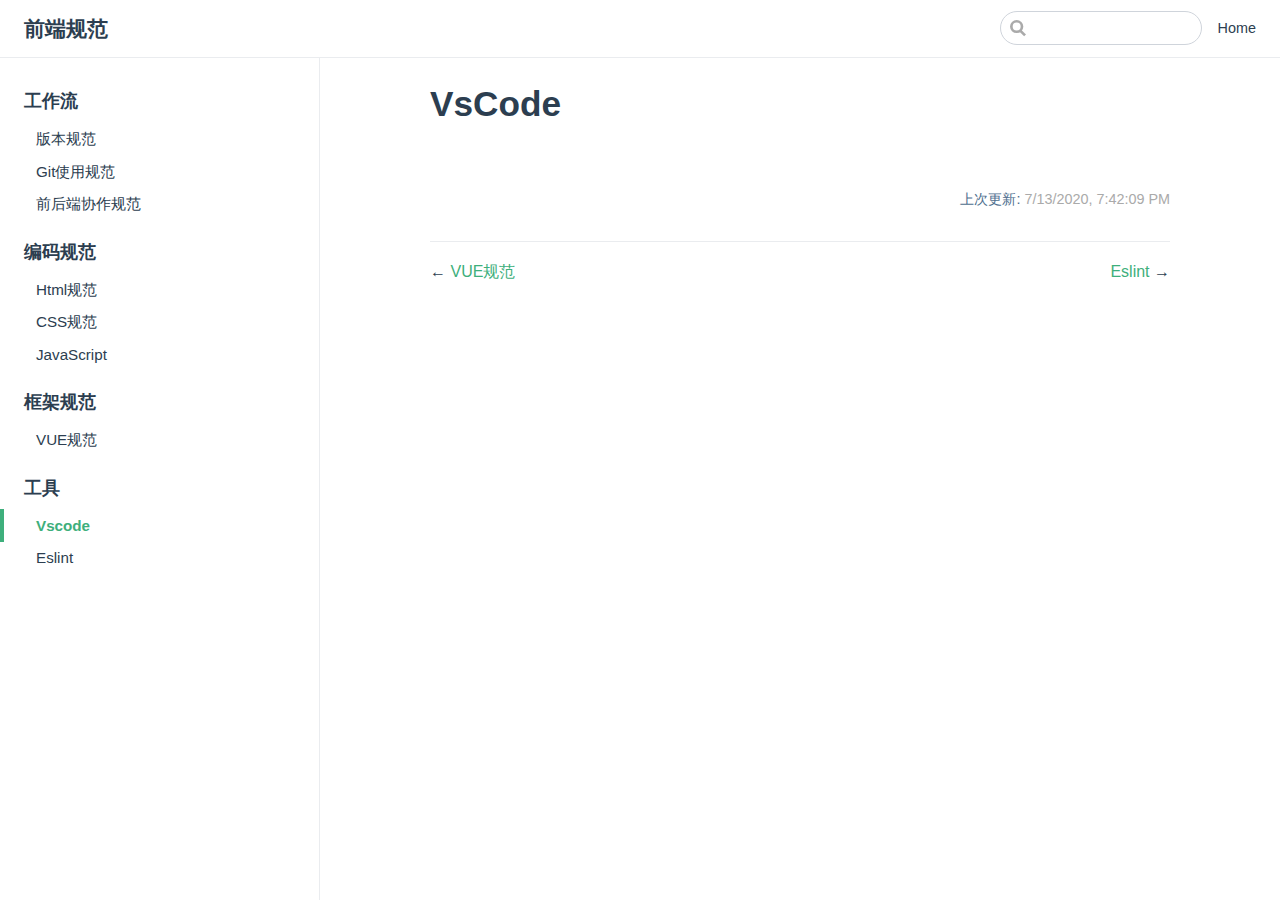
<file: tools/vscode.html>
<!DOCTYPE html>
<html lang="en-US">
  <head>
    <meta charset="utf-8">
    <meta name="viewport" content="width=device-width,initial-scale=1">
    <title>VsCode | 前端规范</title>
    <meta name="generator" content="VuePress 1.5.2">
    <link rel="shortcut icon" href="/favicon.ico">
    <meta name="description" content="">
    <link rel="preload" href="/assets/css/0.styles.5df4ad82.css" as="style"><link rel="preload" href="/assets/js/app.58b875fe.js" as="script"><link rel="preload" href="/assets/js/2.e0c4185e.js" as="script"><link rel="preload" href="/assets/js/12.d98cd3ab.js" as="script"><link rel="prefetch" href="/assets/js/10.4ae0dcf6.js"><link rel="prefetch" href="/assets/js/11.591e1990.js"><link rel="prefetch" href="/assets/js/13.02611e40.js"><link rel="prefetch" href="/assets/js/14.7a56feca.js"><link rel="prefetch" href="/assets/js/3.307563bb.js"><link rel="prefetch" href="/assets/js/4.4fed4ced.js"><link rel="prefetch" href="/assets/js/5.962de34b.js"><link rel="prefetch" href="/assets/js/6.3fa32f32.js"><link rel="prefetch" href="/assets/js/7.aa2b2f94.js"><link rel="prefetch" href="/assets/js/8.1b68d8dd.js"><link rel="prefetch" href="/assets/js/9.3cce70be.js">
    <link rel="stylesheet" href="/assets/css/0.styles.5df4ad82.css">
  </head>
  <body>
    <div id="app" data-server-rendered="true"><div class="theme-container"><header class="navbar"><div class="sidebar-button"><svg xmlns="http://www.w3.org/2000/svg" aria-hidden="true" role="img" viewBox="0 0 448 512" class="icon"><path fill="currentColor" d="M436 124H12c-6.627 0-12-5.373-12-12V80c0-6.627 5.373-12 12-12h424c6.627 0 12 5.373 12 12v32c0 6.627-5.373 12-12 12zm0 160H12c-6.627 0-12-5.373-12-12v-32c0-6.627 5.373-12 12-12h424c6.627 0 12 5.373 12 12v32c0 6.627-5.373 12-12 12zm0 160H12c-6.627 0-12-5.373-12-12v-32c0-6.627 5.373-12 12-12h424c6.627 0 12 5.373 12 12v32c0 6.627-5.373 12-12 12z"></path></svg></div> <a href="/" class="home-link router-link-active"><!----> <span class="site-name">前端规范</span></a> <div class="links"><div class="search-box"><input aria-label="Search" autocomplete="off" spellcheck="false" value=""> <!----></div> <nav class="nav-links can-hide"><div class="nav-item"><a href="/" class="nav-link">
  Home
</a></div> <!----></nav></div></header> <div class="sidebar-mask"></div> <aside class="sidebar"><nav class="nav-links"><div class="nav-item"><a href="/" class="nav-link">
  Home
</a></div> <!----></nav>  <ul class="sidebar-links"><li><section class="sidebar-group depth-0"><p class="sidebar-heading"><span>工作流</span> <!----></p> <ul class="sidebar-links sidebar-group-items"><li><a href="/work-process/version.html" class="sidebar-link">版本规范</a></li><li><a href="/work-process/git.html" class="sidebar-link">Git使用规范</a></li><li><a href="/work-process/cooperation.html" class="sidebar-link">前后端协作规范</a></li></ul></section></li><li><section class="sidebar-group depth-0"><p class="sidebar-heading"><span>编码规范</span> <!----></p> <ul class="sidebar-links sidebar-group-items"><li><a href="/coding-standards/html.html" class="sidebar-link">Html规范</a></li><li><a href="/coding-standards/css.html" class="sidebar-link">CSS规范</a></li><li><a href="/coding-standards/javascript.html" class="sidebar-link">JavaScript</a></li></ul></section></li><li><section class="sidebar-group depth-0"><p class="sidebar-heading"><span>框架规范</span> <!----></p> <ul class="sidebar-links sidebar-group-items"><li><a href="/frame-standards/vue.html" class="sidebar-link">VUE规范</a></li></ul></section></li><li><section class="sidebar-group depth-0"><p class="sidebar-heading open"><span>工具</span> <!----></p> <ul class="sidebar-links sidebar-group-items"><li><a href="/tools/vscode.html" aria-current="page" class="active sidebar-link">Vscode</a></li><li><a href="/tools/eslint.html" class="sidebar-link">Eslint</a></li></ul></section></li></ul> </aside> <main class="page"> <div class="theme-default-content content__default"><h1 id="vscode"><a href="#vscode" class="header-anchor">#</a> VsCode</h1></div> <footer class="page-edit"><!----> <div class="last-updated"><span class="prefix">上次更新:</span> <span class="time">7/13/2020, 7:42:09 PM</span></div></footer> <div class="page-nav"><p class="inner"><span class="prev">
      ←
      <a href="/frame-standards/vue.html" class="prev">
        VUE规范
      </a></span> <span class="next"><a href="/tools/eslint.html">
        Eslint
      </a>
      →
    </span></p></div> </main></div><div class="global-ui"><!----></div></div>
    <script src="/assets/js/app.58b875fe.js" defer></script><script src="/assets/js/2.e0c4185e.js" defer></script><script src="/assets/js/12.d98cd3ab.js" defer></script>
  </body>
</html>
</file>
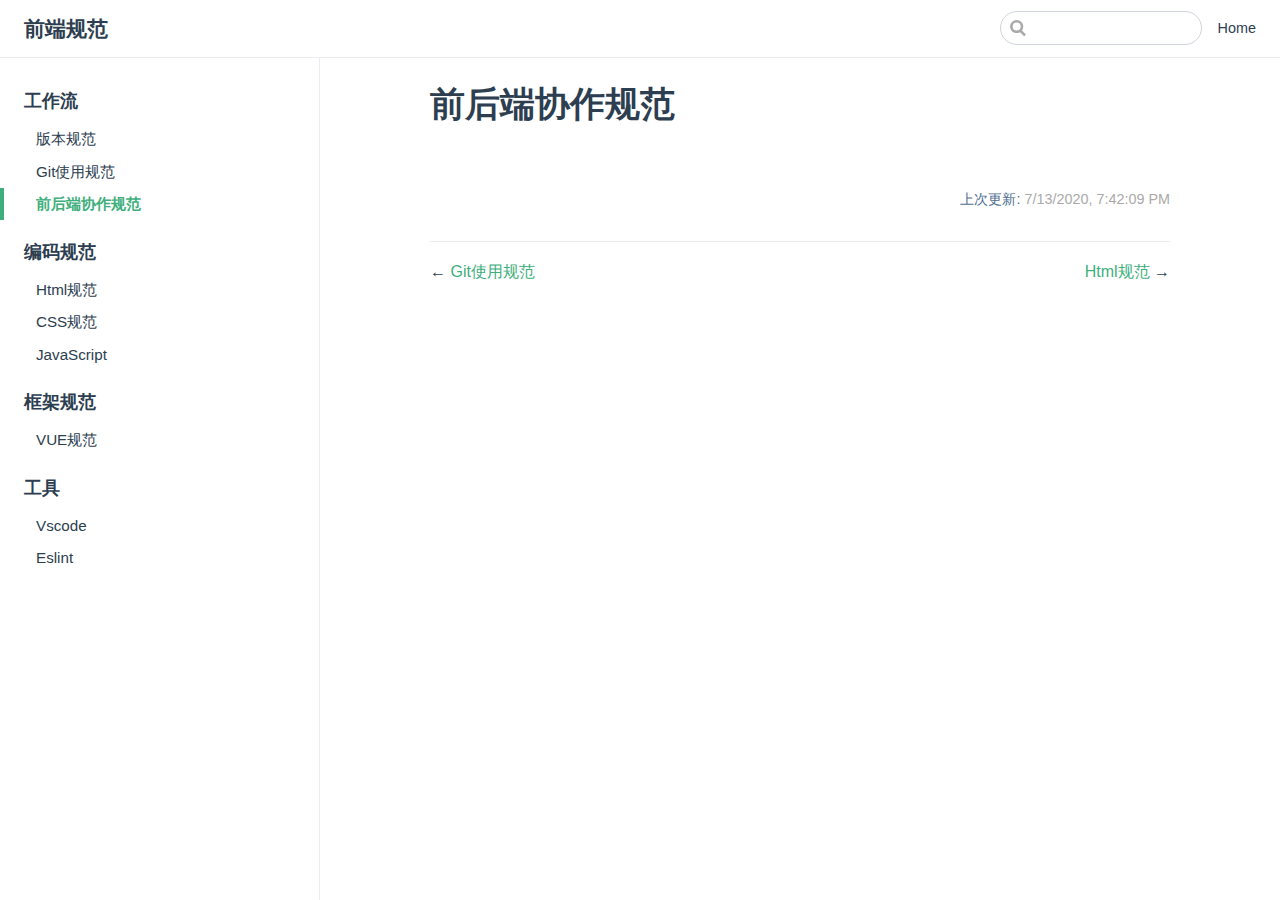
<file: work-process/cooperation.html>
<!DOCTYPE html>
<html lang="en-US">
  <head>
    <meta charset="utf-8">
    <meta name="viewport" content="width=device-width,initial-scale=1">
    <title>前后端协作规范 | 前端规范</title>
    <meta name="generator" content="VuePress 1.5.2">
    <link rel="shortcut icon" href="/favicon.ico">
    <meta name="description" content="">
    <link rel="preload" href="/assets/css/0.styles.5df4ad82.css" as="style"><link rel="preload" href="/assets/js/app.58b875fe.js" as="script"><link rel="preload" href="/assets/js/2.e0c4185e.js" as="script"><link rel="preload" href="/assets/js/13.02611e40.js" as="script"><link rel="prefetch" href="/assets/js/10.4ae0dcf6.js"><link rel="prefetch" href="/assets/js/11.591e1990.js"><link rel="prefetch" href="/assets/js/12.d98cd3ab.js"><link rel="prefetch" href="/assets/js/14.7a56feca.js"><link rel="prefetch" href="/assets/js/3.307563bb.js"><link rel="prefetch" href="/assets/js/4.4fed4ced.js"><link rel="prefetch" href="/assets/js/5.962de34b.js"><link rel="prefetch" href="/assets/js/6.3fa32f32.js"><link rel="prefetch" href="/assets/js/7.aa2b2f94.js"><link rel="prefetch" href="/assets/js/8.1b68d8dd.js"><link rel="prefetch" href="/assets/js/9.3cce70be.js">
    <link rel="stylesheet" href="/assets/css/0.styles.5df4ad82.css">
  </head>
  <body>
    <div id="app" data-server-rendered="true"><div class="theme-container"><header class="navbar"><div class="sidebar-button"><svg xmlns="http://www.w3.org/2000/svg" aria-hidden="true" role="img" viewBox="0 0 448 512" class="icon"><path fill="currentColor" d="M436 124H12c-6.627 0-12-5.373-12-12V80c0-6.627 5.373-12 12-12h424c6.627 0 12 5.373 12 12v32c0 6.627-5.373 12-12 12zm0 160H12c-6.627 0-12-5.373-12-12v-32c0-6.627 5.373-12 12-12h424c6.627 0 12 5.373 12 12v32c0 6.627-5.373 12-12 12zm0 160H12c-6.627 0-12-5.373-12-12v-32c0-6.627 5.373-12 12-12h424c6.627 0 12 5.373 12 12v32c0 6.627-5.373 12-12 12z"></path></svg></div> <a href="/" class="home-link router-link-active"><!----> <span class="site-name">前端规范</span></a> <div class="links"><div class="search-box"><input aria-label="Search" autocomplete="off" spellcheck="false" value=""> <!----></div> <nav class="nav-links can-hide"><div class="nav-item"><a href="/" class="nav-link">
  Home
</a></div> <!----></nav></div></header> <div class="sidebar-mask"></div> <aside class="sidebar"><nav class="nav-links"><div class="nav-item"><a href="/" class="nav-link">
  Home
</a></div> <!----></nav>  <ul class="sidebar-links"><li><section class="sidebar-group depth-0"><p class="sidebar-heading open"><span>工作流</span> <!----></p> <ul class="sidebar-links sidebar-group-items"><li><a href="/work-process/version.html" class="sidebar-link">版本规范</a></li><li><a href="/work-process/git.html" class="sidebar-link">Git使用规范</a></li><li><a href="/work-process/cooperation.html" aria-current="page" class="active sidebar-link">前后端协作规范</a></li></ul></section></li><li><section class="sidebar-group depth-0"><p class="sidebar-heading"><span>编码规范</span> <!----></p> <ul class="sidebar-links sidebar-group-items"><li><a href="/coding-standards/html.html" class="sidebar-link">Html规范</a></li><li><a href="/coding-standards/css.html" class="sidebar-link">CSS规范</a></li><li><a href="/coding-standards/javascript.html" class="sidebar-link">JavaScript</a></li></ul></section></li><li><section class="sidebar-group depth-0"><p class="sidebar-heading"><span>框架规范</span> <!----></p> <ul class="sidebar-links sidebar-group-items"><li><a href="/frame-standards/vue.html" class="sidebar-link">VUE规范</a></li></ul></section></li><li><section class="sidebar-group depth-0"><p class="sidebar-heading"><span>工具</span> <!----></p> <ul class="sidebar-links sidebar-group-items"><li><a href="/tools/vscode.html" class="sidebar-link">Vscode</a></li><li><a href="/tools/eslint.html" class="sidebar-link">Eslint</a></li></ul></section></li></ul> </aside> <main class="page"> <div class="theme-default-content content__default"><h1 id="前后端协作规范"><a href="#前后端协作规范" class="header-anchor">#</a> 前后端协作规范</h1></div> <footer class="page-edit"><!----> <div class="last-updated"><span class="prefix">上次更新:</span> <span class="time">7/13/2020, 7:42:09 PM</span></div></footer> <div class="page-nav"><p class="inner"><span class="prev">
      ←
      <a href="/work-process/git.html" class="prev">
        Git使用规范
      </a></span> <span class="next"><a href="/coding-standards/html.html">
        Html规范
      </a>
      →
    </span></p></div> </main></div><div class="global-ui"><!----></div></div>
    <script src="/assets/js/app.58b875fe.js" defer></script><script src="/assets/js/2.e0c4185e.js" defer></script><script src="/assets/js/13.02611e40.js" defer></script>
  </body>
</html>
</file>
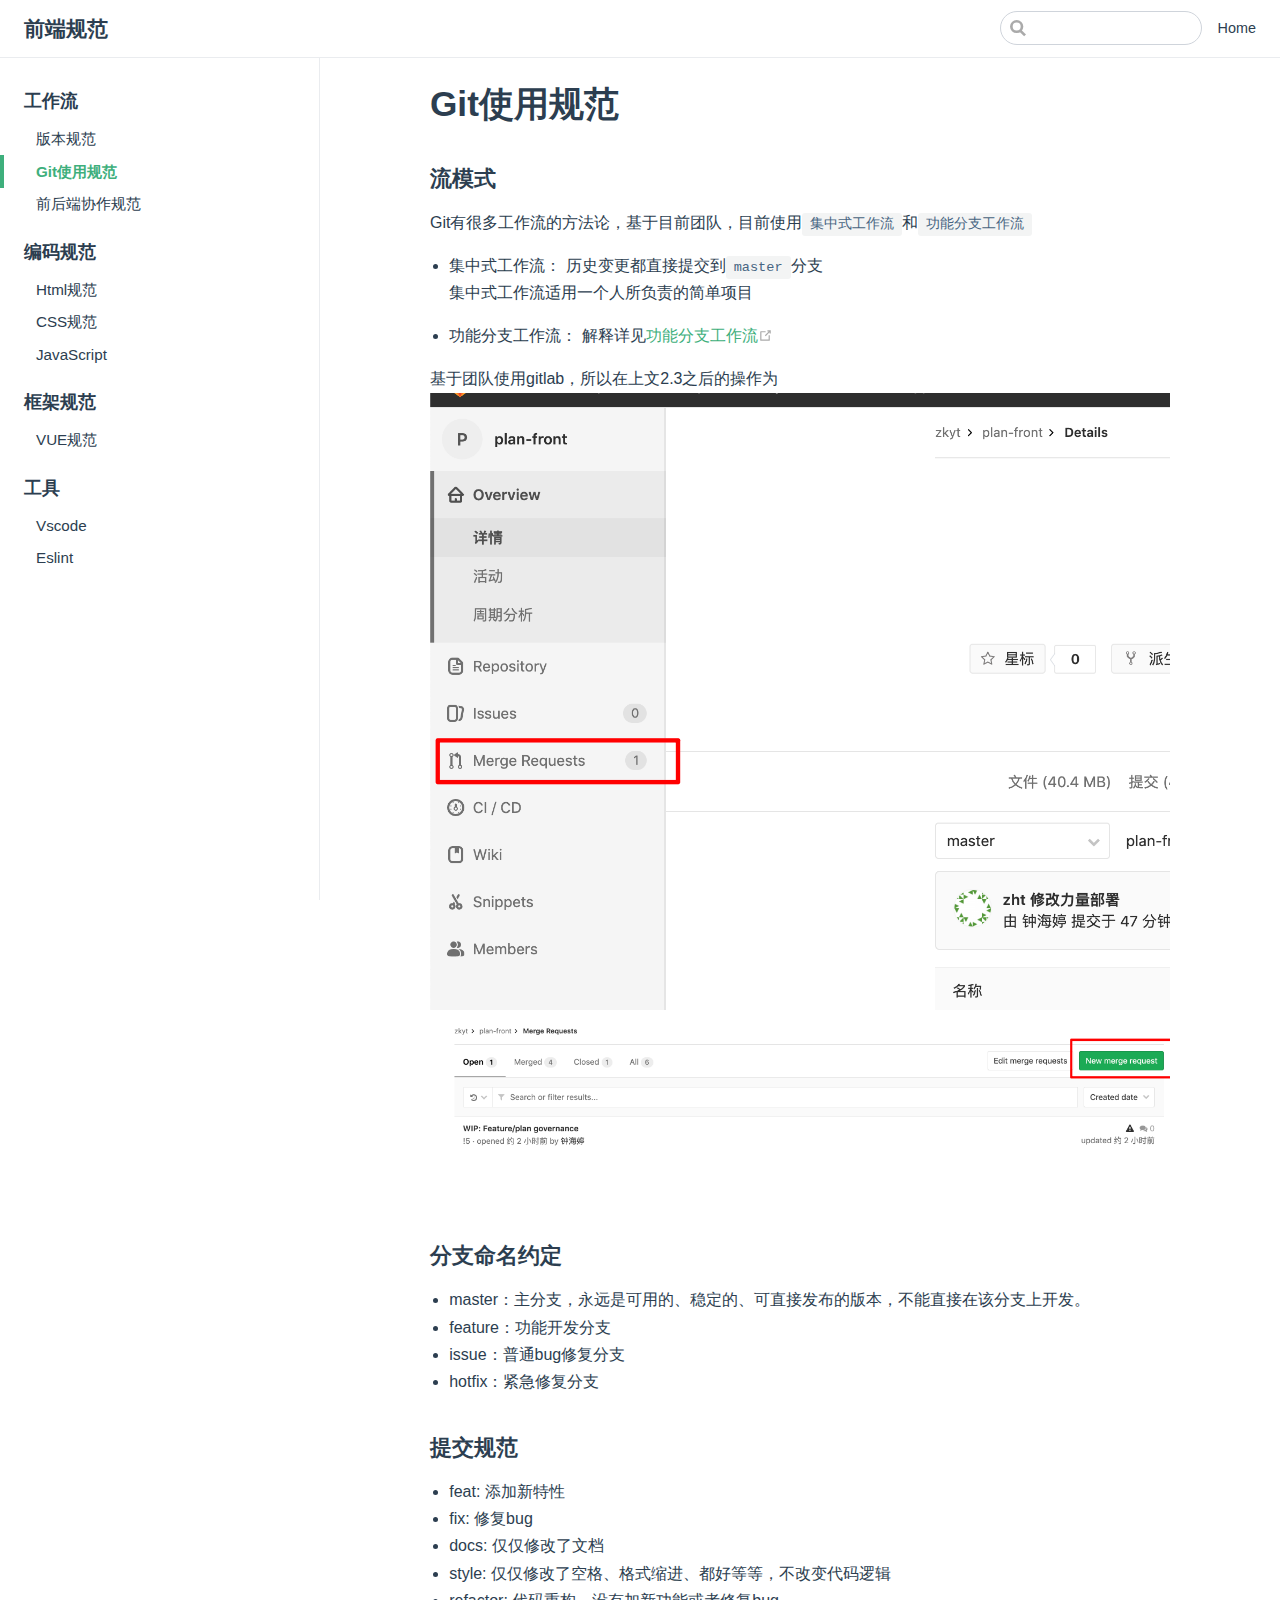
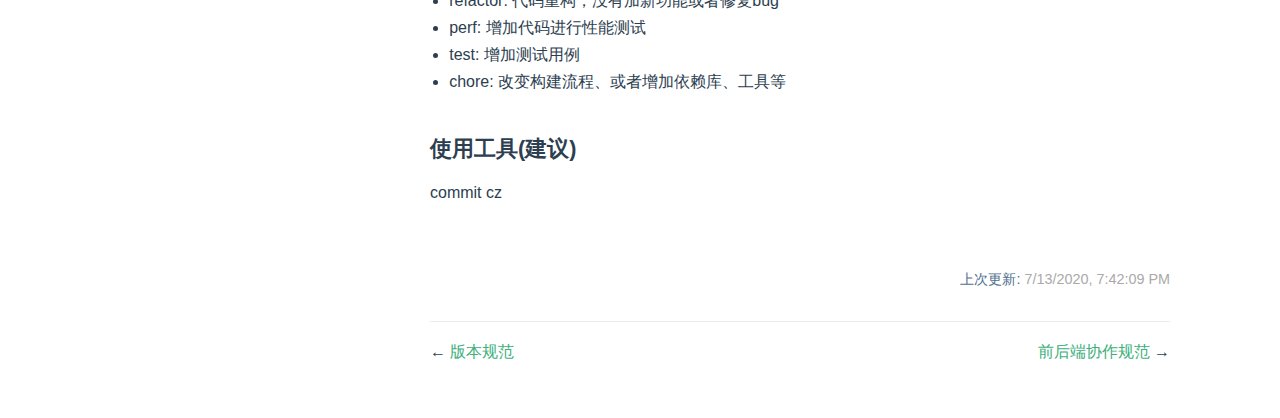
<file: work-process/git.html>
<!DOCTYPE html>
<html lang="en-US">
  <head>
    <meta charset="utf-8">
    <meta name="viewport" content="width=device-width,initial-scale=1">
    <title>Git使用规范 | 前端规范</title>
    <meta name="generator" content="VuePress 1.5.2">
    <link rel="shortcut icon" href="/favicon.ico">
    <meta name="description" content="">
    <link rel="preload" href="/assets/css/0.styles.5df4ad82.css" as="style"><link rel="preload" href="/assets/js/app.58b875fe.js" as="script"><link rel="preload" href="/assets/js/2.e0c4185e.js" as="script"><link rel="preload" href="/assets/js/4.4fed4ced.js" as="script"><link rel="prefetch" href="/assets/js/10.4ae0dcf6.js"><link rel="prefetch" href="/assets/js/11.591e1990.js"><link rel="prefetch" href="/assets/js/12.d98cd3ab.js"><link rel="prefetch" href="/assets/js/13.02611e40.js"><link rel="prefetch" href="/assets/js/14.7a56feca.js"><link rel="prefetch" href="/assets/js/3.307563bb.js"><link rel="prefetch" href="/assets/js/5.962de34b.js"><link rel="prefetch" href="/assets/js/6.3fa32f32.js"><link rel="prefetch" href="/assets/js/7.aa2b2f94.js"><link rel="prefetch" href="/assets/js/8.1b68d8dd.js"><link rel="prefetch" href="/assets/js/9.3cce70be.js">
    <link rel="stylesheet" href="/assets/css/0.styles.5df4ad82.css">
  </head>
  <body>
    <div id="app" data-server-rendered="true"><div class="theme-container"><header class="navbar"><div class="sidebar-button"><svg xmlns="http://www.w3.org/2000/svg" aria-hidden="true" role="img" viewBox="0 0 448 512" class="icon"><path fill="currentColor" d="M436 124H12c-6.627 0-12-5.373-12-12V80c0-6.627 5.373-12 12-12h424c6.627 0 12 5.373 12 12v32c0 6.627-5.373 12-12 12zm0 160H12c-6.627 0-12-5.373-12-12v-32c0-6.627 5.373-12 12-12h424c6.627 0 12 5.373 12 12v32c0 6.627-5.373 12-12 12zm0 160H12c-6.627 0-12-5.373-12-12v-32c0-6.627 5.373-12 12-12h424c6.627 0 12 5.373 12 12v32c0 6.627-5.373 12-12 12z"></path></svg></div> <a href="/" class="home-link router-link-active"><!----> <span class="site-name">前端规范</span></a> <div class="links"><div class="search-box"><input aria-label="Search" autocomplete="off" spellcheck="false" value=""> <!----></div> <nav class="nav-links can-hide"><div class="nav-item"><a href="/" class="nav-link">
  Home
</a></div> <!----></nav></div></header> <div class="sidebar-mask"></div> <aside class="sidebar"><nav class="nav-links"><div class="nav-item"><a href="/" class="nav-link">
  Home
</a></div> <!----></nav>  <ul class="sidebar-links"><li><section class="sidebar-group depth-0"><p class="sidebar-heading open"><span>工作流</span> <!----></p> <ul class="sidebar-links sidebar-group-items"><li><a href="/work-process/version.html" class="sidebar-link">版本规范</a></li><li><a href="/work-process/git.html" aria-current="page" class="active sidebar-link">Git使用规范</a><ul class="sidebar-sub-headers"></ul></li><li><a href="/work-process/cooperation.html" class="sidebar-link">前后端协作规范</a></li></ul></section></li><li><section class="sidebar-group depth-0"><p class="sidebar-heading"><span>编码规范</span> <!----></p> <ul class="sidebar-links sidebar-group-items"><li><a href="/coding-standards/html.html" class="sidebar-link">Html规范</a></li><li><a href="/coding-standards/css.html" class="sidebar-link">CSS规范</a></li><li><a href="/coding-standards/javascript.html" class="sidebar-link">JavaScript</a></li></ul></section></li><li><section class="sidebar-group depth-0"><p class="sidebar-heading"><span>框架规范</span> <!----></p> <ul class="sidebar-links sidebar-group-items"><li><a href="/frame-standards/vue.html" class="sidebar-link">VUE规范</a></li></ul></section></li><li><section class="sidebar-group depth-0"><p class="sidebar-heading"><span>工具</span> <!----></p> <ul class="sidebar-links sidebar-group-items"><li><a href="/tools/vscode.html" class="sidebar-link">Vscode</a></li><li><a href="/tools/eslint.html" class="sidebar-link">Eslint</a></li></ul></section></li></ul> </aside> <main class="page"> <div class="theme-default-content content__default"><h1 id="git使用规范"><a href="#git使用规范" class="header-anchor">#</a> Git使用规范</h1> <h3 id="流模式"><a href="#流模式" class="header-anchor">#</a> 流模式</h3> <p>Git有很多工作流的方法论，基于目前团队，目前使用<code>集中式工作流</code>和<code>功能分支工作流</code></p> <ul><li><p>集中式工作流：
历史变更都直接提交到<code>master</code>分支
<br>
集中式工作流适用一个人所负责的简单项目</p></li> <li><p>功能分支工作流：
解释详见<a href="https://github.com/ivan-94/git-guide/blob/master/branch/feature.md" target="_blank" rel="noopener noreferrer">功能分支工作流<svg xmlns="http://www.w3.org/2000/svg" aria-hidden="true" x="0px" y="0px" viewBox="0 0 100 100" width="15" height="15" class="icon outbound"><path fill="currentColor" d="M18.8,85.1h56l0,0c2.2,0,4-1.8,4-4v-32h-8v28h-48v-48h28v-8h-32l0,0c-2.2,0-4,1.8-4,4v56C14.8,83.3,16.6,85.1,18.8,85.1z"></path> <polygon fill="currentColor" points="45.7,48.7 51.3,54.3 77.2,28.5 77.2,37.2 85.2,37.2 85.2,14.9 62.8,14.9 62.8,22.9 71.5,22.9"></polygon></svg></a></p></li></ul> <p>基于团队使用gitlab，所以在上文2.3之后的操作为
<img src="/assets/img/git1.24769f05.png" alt="git1"> <img src="/assets/img/git2.b8bb1d5b.png" alt="git2"></p> <h3 id="分支命名约定"><a href="#分支命名约定" class="header-anchor">#</a> 分支命名约定</h3> <ul><li>master：主分支，永远是可用的、稳定的、可直接发布的版本，不能直接在该分支上开发。</li> <li>feature：功能开发分支</li> <li>issue：普通bug修复分支</li> <li>hotfix：紧急修复分支</li></ul> <h3 id="提交规范"><a href="#提交规范" class="header-anchor">#</a> 提交规范</h3> <ul><li>feat: 添加新特性</li> <li>fix: 修复bug</li> <li>docs: 仅仅修改了文档</li> <li>style: 仅仅修改了空格、格式缩进、都好等等，不改变代码逻辑</li> <li>refactor: 代码重构，没有加新功能或者修复bug</li> <li>perf: 增加代码进行性能测试</li> <li>test: 增加测试用例</li> <li>chore: 改变构建流程、或者增加依赖库、工具等</li></ul> <h3 id="使用工具-建议"><a href="#使用工具-建议" class="header-anchor">#</a> 使用工具(建议)</h3> <p>commit cz</p></div> <footer class="page-edit"><!----> <div class="last-updated"><span class="prefix">上次更新:</span> <span class="time">7/13/2020, 7:42:09 PM</span></div></footer> <div class="page-nav"><p class="inner"><span class="prev">
      ←
      <a href="/work-process/version.html" class="prev">
        版本规范
      </a></span> <span class="next"><a href="/work-process/cooperation.html">
        前后端协作规范
      </a>
      →
    </span></p></div> </main></div><div class="global-ui"><!----></div></div>
    <script src="/assets/js/app.58b875fe.js" defer></script><script src="/assets/js/2.e0c4185e.js" defer></script><script src="/assets/js/4.4fed4ced.js" defer></script>
  </body>
</html>
</file>
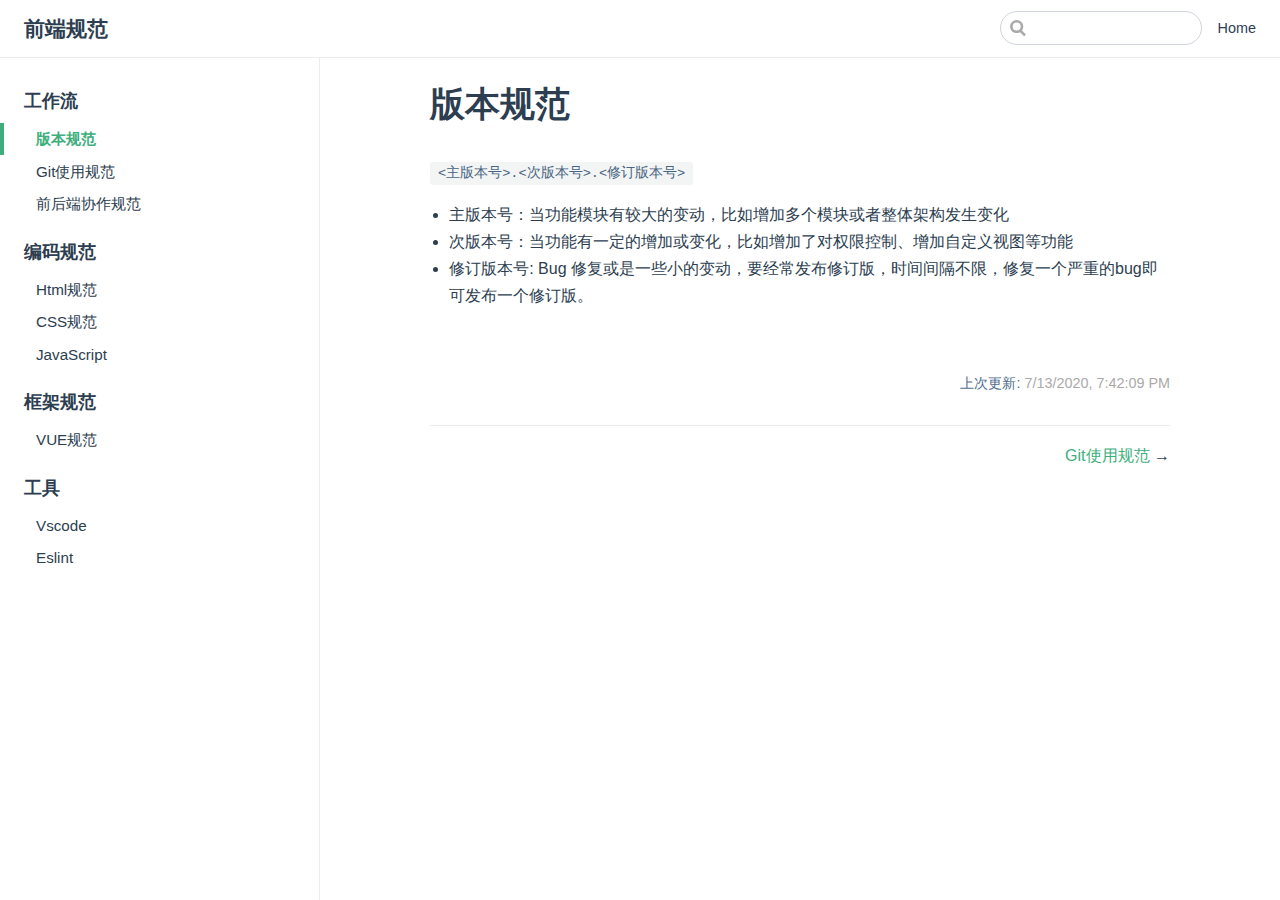
<file: work-process/version.html>
<!DOCTYPE html>
<html lang="en-US">
  <head>
    <meta charset="utf-8">
    <meta name="viewport" content="width=device-width,initial-scale=1">
    <title>版本规范 | 前端规范</title>
    <meta name="generator" content="VuePress 1.5.2">
    <link rel="shortcut icon" href="/favicon.ico">
    <meta name="description" content="">
    <link rel="preload" href="/assets/css/0.styles.5df4ad82.css" as="style"><link rel="preload" href="/assets/js/app.58b875fe.js" as="script"><link rel="preload" href="/assets/js/2.e0c4185e.js" as="script"><link rel="preload" href="/assets/js/14.7a56feca.js" as="script"><link rel="prefetch" href="/assets/js/10.4ae0dcf6.js"><link rel="prefetch" href="/assets/js/11.591e1990.js"><link rel="prefetch" href="/assets/js/12.d98cd3ab.js"><link rel="prefetch" href="/assets/js/13.02611e40.js"><link rel="prefetch" href="/assets/js/3.307563bb.js"><link rel="prefetch" href="/assets/js/4.4fed4ced.js"><link rel="prefetch" href="/assets/js/5.962de34b.js"><link rel="prefetch" href="/assets/js/6.3fa32f32.js"><link rel="prefetch" href="/assets/js/7.aa2b2f94.js"><link rel="prefetch" href="/assets/js/8.1b68d8dd.js"><link rel="prefetch" href="/assets/js/9.3cce70be.js">
    <link rel="stylesheet" href="/assets/css/0.styles.5df4ad82.css">
  </head>
  <body>
    <div id="app" data-server-rendered="true"><div class="theme-container"><header class="navbar"><div class="sidebar-button"><svg xmlns="http://www.w3.org/2000/svg" aria-hidden="true" role="img" viewBox="0 0 448 512" class="icon"><path fill="currentColor" d="M436 124H12c-6.627 0-12-5.373-12-12V80c0-6.627 5.373-12 12-12h424c6.627 0 12 5.373 12 12v32c0 6.627-5.373 12-12 12zm0 160H12c-6.627 0-12-5.373-12-12v-32c0-6.627 5.373-12 12-12h424c6.627 0 12 5.373 12 12v32c0 6.627-5.373 12-12 12zm0 160H12c-6.627 0-12-5.373-12-12v-32c0-6.627 5.373-12 12-12h424c6.627 0 12 5.373 12 12v32c0 6.627-5.373 12-12 12z"></path></svg></div> <a href="/" class="home-link router-link-active"><!----> <span class="site-name">前端规范</span></a> <div class="links"><div class="search-box"><input aria-label="Search" autocomplete="off" spellcheck="false" value=""> <!----></div> <nav class="nav-links can-hide"><div class="nav-item"><a href="/" class="nav-link">
  Home
</a></div> <!----></nav></div></header> <div class="sidebar-mask"></div> <aside class="sidebar"><nav class="nav-links"><div class="nav-item"><a href="/" class="nav-link">
  Home
</a></div> <!----></nav>  <ul class="sidebar-links"><li><section class="sidebar-group depth-0"><p class="sidebar-heading open"><span>工作流</span> <!----></p> <ul class="sidebar-links sidebar-group-items"><li><a href="/work-process/version.html" aria-current="page" class="active sidebar-link">版本规范</a></li><li><a href="/work-process/git.html" class="sidebar-link">Git使用规范</a></li><li><a href="/work-process/cooperation.html" class="sidebar-link">前后端协作规范</a></li></ul></section></li><li><section class="sidebar-group depth-0"><p class="sidebar-heading"><span>编码规范</span> <!----></p> <ul class="sidebar-links sidebar-group-items"><li><a href="/coding-standards/html.html" class="sidebar-link">Html规范</a></li><li><a href="/coding-standards/css.html" class="sidebar-link">CSS规范</a></li><li><a href="/coding-standards/javascript.html" class="sidebar-link">JavaScript</a></li></ul></section></li><li><section class="sidebar-group depth-0"><p class="sidebar-heading"><span>框架规范</span> <!----></p> <ul class="sidebar-links sidebar-group-items"><li><a href="/frame-standards/vue.html" class="sidebar-link">VUE规范</a></li></ul></section></li><li><section class="sidebar-group depth-0"><p class="sidebar-heading"><span>工具</span> <!----></p> <ul class="sidebar-links sidebar-group-items"><li><a href="/tools/vscode.html" class="sidebar-link">Vscode</a></li><li><a href="/tools/eslint.html" class="sidebar-link">Eslint</a></li></ul></section></li></ul> </aside> <main class="page"> <div class="theme-default-content content__default"><h1 id="版本规范"><a href="#版本规范" class="header-anchor">#</a> 版本规范</h1> <p><code>&lt;主版本号&gt;.&lt;次版本号&gt;.&lt;修订版本号&gt;</code></p> <ul><li>主版本号：当功能模块有较大的变动，比如增加多个模块或者整体架构发生变化</li> <li>次版本号：当功能有一定的增加或变化，比如增加了对权限控制、增加自定义视图等功能</li> <li>修订版本号: Bug 修复或是一些小的变动，要经常发布修订版，时间间隔不限，修复一个严重的bug即可发布一个修订版。</li></ul></div> <footer class="page-edit"><!----> <div class="last-updated"><span class="prefix">上次更新:</span> <span class="time">7/13/2020, 7:42:09 PM</span></div></footer> <div class="page-nav"><p class="inner"><!----> <span class="next"><a href="/work-process/git.html">
        Git使用规范
      </a>
      →
    </span></p></div> </main></div><div class="global-ui"><!----></div></div>
    <script src="/assets/js/app.58b875fe.js" defer></script><script src="/assets/js/2.e0c4185e.js" defer></script><script src="/assets/js/14.7a56feca.js" defer></script>
  </body>
</html>
</file>
<file: assets/css/0.styles.5df4ad82.css>
code[class*=language-],pre[class*=language-]{color:#ccc;background:none;font-family:Consolas,Monaco,Andale Mono,Ubuntu Mono,monospace;font-size:1em;text-align:left;white-space:pre;word-spacing:normal;word-break:normal;word-wrap:normal;line-height:1.5;-moz-tab-size:4;-o-tab-size:4;tab-size:4;-webkit-hyphens:none;-ms-hyphens:none;hyphens:none}pre[class*=language-]{padding:1em;margin:.5em 0;overflow:auto}:not(pre)>code[class*=language-],pre[class*=language-]{background:#2d2d2d}:not(pre)>code[class*=language-]{padding:.1em;border-radius:.3em;white-space:normal}.token.block-comment,.token.cdata,.token.comment,.token.doctype,.token.prolog{color:#999}.token.punctuation{color:#ccc}.token.attr-name,.token.deleted,.token.namespace,.token.tag{color:#e2777a}.token.function-name{color:#6196cc}.token.boolean,.token.function,.token.number{color:#f08d49}.token.class-name,.token.constant,.token.property,.token.symbol{color:#f8c555}.token.atrule,.token.builtin,.token.important,.token.keyword,.token.selector{color:#cc99cd}.token.attr-value,.token.char,.token.regex,.token.string,.token.variable{color:#7ec699}.token.entity,.token.operator,.token.url{color:#67cdcc}.token.bold,.token.important{font-weight:700}.token.italic{font-style:italic}.token.entity{cursor:help}.token.inserted{color:green}.theme-default-content code{color:#476582;padding:.25rem .5rem;margin:0;font-size:.85em;background-color:rgba(27,31,35,.05);border-radius:3px}.theme-default-content code .token.deleted{color:#ec5975}.theme-default-content code .token.inserted{color:#3eaf7c}.theme-default-content pre,.theme-default-content pre[class*=language-]{line-height:1.4;padding:1.25rem 1.5rem;margin:.85rem 0;background-color:#282c34;border-radius:6px;overflow:auto}.theme-default-content pre[class*=language-] code,.theme-default-content pre code{color:#fff;padding:0;background-color:transparent;border-radius:0}div[class*=language-]{position:relative;background-color:#282c34;border-radius:6px}div[class*=language-] .highlight-lines{-webkit-user-select:none;-ms-user-select:none;user-select:none;padding-top:1.3rem;position:absolute;top:0;left:0;width:100%;line-height:1.4}div[class*=language-] .highlight-lines .highlighted{background-color:rgba(0,0,0,.66)}div[class*=language-] pre,div[class*=language-] pre[class*=language-]{background:transparent;position:relative;z-index:1}div[class*=language-]:before{position:absolute;z-index:3;top:.8em;right:1em;font-size:.75rem;color:hsla(0,0%,100%,.4)}div[class*=language-]:not(.line-numbers-mode) .line-numbers-wrapper{display:none}div[class*=language-].line-numbers-mode .highlight-lines .highlighted{position:relative}div[class*=language-].line-numbers-mode .highlight-lines .highlighted:before{content:" ";position:absolute;z-index:3;left:0;top:0;display:block;width:3.5rem;height:100%;background-color:rgba(0,0,0,.66)}div[class*=language-].line-numbers-mode pre{padding-left:4.5rem;vertical-align:middle}div[class*=language-].line-numbers-mode .line-numbers-wrapper{position:absolute;top:0;width:3.5rem;text-align:center;color:hsla(0,0%,100%,.3);padding:1.25rem 0;line-height:1.4}div[class*=language-].line-numbers-mode .line-numbers-wrapper br{-webkit-user-select:none;-ms-user-select:none;user-select:none}div[class*=language-].line-numbers-mode .line-numbers-wrapper .line-number{position:relative;z-index:4;-webkit-user-select:none;-ms-user-select:none;user-select:none;font-size:.85em}div[class*=language-].line-numbers-mode:after{content:"";position:absolute;z-index:2;top:0;left:0;width:3.5rem;height:100%;border-radius:6px 0 0 6px;border-right:1px solid rgba(0,0,0,.66);background-color:#282c34}div[class~=language-js]:before{content:"js"}div[class~=language-ts]:before{content:"ts"}div[class~=language-html]:before{content:"html"}div[class~=language-md]:before{content:"md"}div[class~=language-vue]:before{content:"vue"}div[class~=language-css]:before{content:"css"}div[class~=language-sass]:before{content:"sass"}div[class~=language-scss]:before{content:"scss"}div[class~=language-less]:before{content:"less"}div[class~=language-stylus]:before{content:"stylus"}div[class~=language-go]:before{content:"go"}div[class~=language-java]:before{content:"java"}div[class~=language-c]:before{content:"c"}div[class~=language-sh]:before{content:"sh"}div[class~=language-yaml]:before{content:"yaml"}div[class~=language-py]:before{content:"py"}div[class~=language-docker]:before{content:"docker"}div[class~=language-dockerfile]:before{content:"dockerfile"}div[class~=language-makefile]:before{content:"makefile"}div[class~=language-javascript]:before{content:"js"}div[class~=language-typescript]:before{content:"ts"}div[class~=language-markup]:before{content:"html"}div[class~=language-markdown]:before{content:"md"}div[class~=language-json]:before{content:"json"}div[class~=language-ruby]:before{content:"rb"}div[class~=language-python]:before{content:"py"}div[class~=language-bash]:before{content:"sh"}div[class~=language-php]:before{content:"php"}.custom-block .custom-block-title{font-weight:600;margin-bottom:-.4rem}.custom-block.danger,.custom-block.tip,.custom-block.warning{padding:.1rem 1.5rem;border-left-width:.5rem;border-left-style:solid;margin:1rem 0}.custom-block.tip{background-color:#f3f5f7;border-color:#42b983}.custom-block.warning{background-color:rgba(255,229,100,.3);border-color:#e7c000;color:#6b5900}.custom-block.warning .custom-block-title{color:#b29400}.custom-block.warning a{color:#2c3e50}.custom-block.danger{background-color:#ffe6e6;border-color:#c00;color:#4d0000}.custom-block.danger .custom-block-title{color:#900}.custom-block.danger a{color:#2c3e50}.custom-block.details{display:block;position:relative;border-radius:2px;margin:1.6em 0;padding:1.6em;background-color:#eee}.custom-block.details h4{margin-top:0}.custom-block.details figure:last-child,.custom-block.details p:last-child{margin-bottom:0;padding-bottom:0}.custom-block.details summary{outline:none;cursor:pointer}.arrow{display:inline-block;width:0;height:0}.arrow.up{border-bottom:6px solid #ccc}.arrow.down,.arrow.up{border-left:4px solid transparent;border-right:4px solid transparent}.arrow.down{border-top:6px solid #ccc}.arrow.right{border-left:6px solid #ccc}.arrow.left,.arrow.right{border-top:4px solid transparent;border-bottom:4px solid transparent}.arrow.left{border-right:6px solid #ccc}.theme-default-content:not(.custom){max-width:740px;margin:0 auto;padding:2rem 2.5rem}@media (max-width:959px){.theme-default-content:not(.custom){padding:2rem}}@media (max-width:419px){.theme-default-content:not(.custom){padding:1.5rem}}.table-of-contents .badge{vertical-align:middle}body,html{padding:0;margin:0;background-color:#fff}body{font-family:-apple-system,BlinkMacSystemFont,Segoe UI,Roboto,Oxygen,Ubuntu,Cantarell,Fira Sans,Droid Sans,Helvetica Neue,sans-serif;-webkit-font-smoothing:antialiased;-moz-osx-font-smoothing:grayscale;font-size:16px;color:#2c3e50}.page{padding-left:20rem}.navbar{z-index:20;right:0;height:3.6rem;background-color:#fff;box-sizing:border-box;border-bottom:1px solid #eaecef}.navbar,.sidebar-mask{position:fixed;top:0;left:0}.sidebar-mask{z-index:9;width:100vw;height:100vh;display:none}.sidebar{font-size:16px;background-color:#fff;width:20rem;position:fixed;z-index:10;margin:0;top:3.6rem;left:0;bottom:0;box-sizing:border-box;border-right:1px solid #eaecef;overflow-y:auto}.theme-default-content:not(.custom)>:first-child{margin-top:3.6rem}.theme-default-content:not(.custom) a:hover{text-decoration:underline}.theme-default-content:not(.custom) p.demo{padding:1rem 1.5rem;border:1px solid #ddd;border-radius:4px}.theme-default-content:not(.custom) img{max-width:100%}.theme-default-content.custom{padding:0;margin:0}.theme-default-content.custom img{max-width:100%}a{font-weight:500;text-decoration:none}a,p a code{color:#3eaf7c}p a code{font-weight:400}kbd{background:#eee;border:.15rem solid #ddd;border-bottom:.25rem solid #ddd;border-radius:.15rem;padding:0 .15em}blockquote{font-size:1rem;color:#999;border-left:.2rem solid #dfe2e5;margin:1rem 0;padding:.25rem 0 .25rem 1rem}blockquote>p{margin:0}ol,ul{padding-left:1.2em}strong{font-weight:600}h1,h2,h3,h4,h5,h6{font-weight:600;line-height:1.25}.theme-default-content:not(.custom)>h1,.theme-default-content:not(.custom)>h2,.theme-default-content:not(.custom)>h3,.theme-default-content:not(.custom)>h4,.theme-default-content:not(.custom)>h5,.theme-default-content:not(.custom)>h6{margin-top:-3.1rem;padding-top:4.6rem;margin-bottom:0}.theme-default-content:not(.custom)>h1:first-child,.theme-default-content:not(.custom)>h2:first-child,.theme-default-content:not(.custom)>h3:first-child,.theme-default-content:not(.custom)>h4:first-child,.theme-default-content:not(.custom)>h5:first-child,.theme-default-content:not(.custom)>h6:first-child{margin-top:-1.5rem;margin-bottom:1rem}.theme-default-content:not(.custom)>h1:first-child+.custom-block,.theme-default-content:not(.custom)>h1:first-child+p,.theme-default-content:not(.custom)>h1:first-child+pre,.theme-default-content:not(.custom)>h2:first-child+.custom-block,.theme-default-content:not(.custom)>h2:first-child+p,.theme-default-content:not(.custom)>h2:first-child+pre,.theme-default-content:not(.custom)>h3:first-child+.custom-block,.theme-default-content:not(.custom)>h3:first-child+p,.theme-default-content:not(.custom)>h3:first-child+pre,.theme-default-content:not(.custom)>h4:first-child+.custom-block,.theme-default-content:not(.custom)>h4:first-child+p,.theme-default-content:not(.custom)>h4:first-child+pre,.theme-default-content:not(.custom)>h5:first-child+.custom-block,.theme-default-content:not(.custom)>h5:first-child+p,.theme-default-content:not(.custom)>h5:first-child+pre,.theme-default-content:not(.custom)>h6:first-child+.custom-block,.theme-default-content:not(.custom)>h6:first-child+p,.theme-default-content:not(.custom)>h6:first-child+pre{margin-top:2rem}h1:hover .header-anchor,h2:hover .header-anchor,h3:hover .header-anchor,h4:hover .header-anchor,h5:hover .header-anchor,h6:hover .header-anchor{opacity:1}h1{font-size:2.2rem}h2{font-size:1.65rem;padding-bottom:.3rem;border-bottom:1px solid #eaecef}h3{font-size:1.35rem}a.header-anchor{font-size:.85em;float:left;margin-left:-.87em;padding-right:.23em;margin-top:.125em;opacity:0}a.header-anchor:hover{text-decoration:none}.line-number,code,kbd{font-family:source-code-pro,Menlo,Monaco,Consolas,Courier New,monospace}ol,p,ul{line-height:1.7}hr{border:0;border-top:1px solid #eaecef}table{border-collapse:collapse;margin:1rem 0;display:block;overflow-x:auto}tr{border-top:1px solid #dfe2e5}tr:nth-child(2n){background-color:#f6f8fa}td,th{border:1px solid #dfe2e5;padding:.6em 1em}.theme-container.sidebar-open .sidebar-mask{display:block}.theme-container.no-navbar .theme-default-content:not(.custom)>h1,.theme-container.no-navbar h2,.theme-container.no-navbar h3,.theme-container.no-navbar h4,.theme-container.no-navbar h5,.theme-container.no-navbar h6{margin-top:1.5rem;padding-top:0}.theme-container.no-navbar .sidebar{top:0}@media (min-width:720px){.theme-container.no-sidebar .sidebar{display:none}.theme-container.no-sidebar .page{padding-left:0}}@media (max-width:959px){.sidebar{font-size:15px;width:16.4rem}.page{padding-left:16.4rem}}@media (max-width:719px){.sidebar{top:0;padding-top:3.6rem;transform:translateX(-100%);transition:transform .2s ease}.page{padding-left:0}.theme-container.sidebar-open .sidebar{transform:translateX(0)}.theme-container.no-navbar .sidebar{padding-top:0}}@media (max-width:419px){h1{font-size:1.9rem}.theme-default-content div[class*=language-]{margin:.85rem -1.5rem;border-radius:0}}html{scroll-behavior:smooth}.go-to-top[data-v-5fd4ef0c]{cursor:pointer;position:fixed;bottom:2rem;right:2.5rem;width:2rem;color:#3eaf7c;z-index:1}.go-to-top[data-v-5fd4ef0c]:hover{color:#72cda4}@media (max-width:959px){.go-to-top[data-v-5fd4ef0c]{display:none}}.fade-enter-active[data-v-5fd4ef0c],.fade-leave-active[data-v-5fd4ef0c]{transition:opacity .3s}.fade-enter[data-v-5fd4ef0c],.fade-leave-to[data-v-5fd4ef0c]{opacity:0}#nprogress{pointer-events:none}#nprogress .bar{background:#3eaf7c;position:fixed;z-index:1031;top:0;left:0;width:100%;height:2px}#nprogress .peg{display:block;position:absolute;right:0;width:100px;height:100%;box-shadow:0 0 10px #3eaf7c,0 0 5px #3eaf7c;opacity:1;transform:rotate(3deg) translateY(-4px)}#nprogress .spinner{display:block;position:fixed;z-index:1031;top:15px;right:15px}#nprogress .spinner-icon{width:18px;height:18px;box-sizing:border-box;border-color:#3eaf7c transparent transparent #3eaf7c;border-style:solid;border-width:2px;border-radius:50%;-webkit-animation:nprogress-spinner .4s linear infinite;animation:nprogress-spinner .4s linear infinite}.nprogress-custom-parent{overflow:hidden;position:relative}.nprogress-custom-parent #nprogress .bar,.nprogress-custom-parent #nprogress .spinner{position:absolute}@-webkit-keyframes nprogress-spinner{0%{transform:rotate(0deg)}to{transform:rotate(1turn)}}@keyframes nprogress-spinner{0%{transform:rotate(0deg)}to{transform:rotate(1turn)}}.icon.outbound{color:#aaa;display:inline-block;vertical-align:middle;position:relative;top:-1px}.home{padding:3.6rem 2rem 0;max-width:960px;margin:0 auto;display:block}.home .hero{text-align:center}.home .hero img{max-width:100%;max-height:280px;display:block;margin:3rem auto 1.5rem}.home .hero h1{font-size:3rem}.home .hero .action,.home .hero .description,.home .hero h1{margin:1.8rem auto}.home .hero .description{max-width:35rem;font-size:1.6rem;line-height:1.3;color:#6a8bad}.home .hero .action-button{display:inline-block;font-size:1.2rem;color:#fff;background-color:#3eaf7c;padding:.8rem 1.6rem;border-radius:4px;transition:background-color .1s ease;box-sizing:border-box;border-bottom:1px solid #389d70}.home .hero .action-button:hover{background-color:#4abf8a}.home .features{border-top:1px solid #eaecef;padding:1.2rem 0;margin-top:2.5rem;display:flex;flex-wrap:wrap;align-items:flex-start;align-content:stretch;justify-content:space-between}.home .feature{flex-grow:1;flex-basis:30%;max-width:30%}.home .feature h2{font-size:1.4rem;font-weight:500;border-bottom:none;padding-bottom:0;color:#3a5169}.home .feature p{color:#4e6e8e}.home .footer{padding:2.5rem;border-top:1px solid #eaecef;text-align:center;color:#4e6e8e}@media (max-width:719px){.home .features{flex-direction:column}.home .feature{max-width:100%;padding:0 2.5rem}}@media (max-width:419px){.home{padding-left:1.5rem;padding-right:1.5rem}.home .hero img{max-height:210px;margin:2rem auto 1.2rem}.home .hero h1{font-size:2rem}.home .hero .action,.home .hero .description,.home .hero h1{margin:1.2rem auto}.home .hero .description{font-size:1.2rem}.home .hero .action-button{font-size:1rem;padding:.6rem 1.2rem}.home .feature h2{font-size:1.25rem}}.search-box{display:inline-block;position:relative;margin-right:1rem}.search-box input{cursor:text;width:10rem;height:2rem;color:#4e6e8e;display:inline-block;border:1px solid #cfd4db;border-radius:2rem;font-size:.9rem;line-height:2rem;padding:0 .5rem 0 2rem;outline:none;transition:all .2s ease;background:#fff url(/assets/img/search.83621669.svg) .6rem .5rem no-repeat;background-size:1rem}.search-box input:focus{cursor:auto;border-color:#3eaf7c}.search-box .suggestions{background:#fff;width:20rem;position:absolute;top:2rem;border:1px solid #cfd4db;border-radius:6px;padding:.4rem;list-style-type:none}.search-box .suggestions.align-right{right:0}.search-box .suggestion{line-height:1.4;padding:.4rem .6rem;border-radius:4px;cursor:pointer}.search-box .suggestion a{white-space:normal;color:#5d82a6}.search-box .suggestion a .page-title{font-weight:600}.search-box .suggestion a .header{font-size:.9em;margin-left:.25em}.search-box .suggestion.focused{background-color:#f3f4f5}.search-box .suggestion.focused a{color:#3eaf7c}@media (max-width:959px){.search-box input{cursor:pointer;width:0;border-color:transparent;position:relative}.search-box input:focus{cursor:text;left:0;width:10rem}}@media (-ms-high-contrast:none){.search-box input{height:2rem}}@media (max-width:959px) and (min-width:719px){.search-box .suggestions{left:0}}@media (max-width:719px){.search-box{margin-right:0}.search-box input{left:1rem}.search-box .suggestions{right:0}}@media (max-width:419px){.search-box .suggestions{width:calc(100vw - 4rem)}.search-box input:focus{width:8rem}}.sidebar-button{cursor:pointer;display:none;width:1.25rem;height:1.25rem;position:absolute;padding:.6rem;top:.6rem;left:1rem}.sidebar-button .icon{display:block;width:1.25rem;height:1.25rem}@media (max-width:719px){.sidebar-button{display:block}}.dropdown-enter,.dropdown-leave-to{height:0!important}.dropdown-wrapper{cursor:pointer}.dropdown-wrapper .dropdown-title{display:block;font-size:.9rem;font-family:inherit;cursor:inherit;padding:inherit;line-height:1.4rem;background:transparent;border:none;font-weight:500;color:#2c3e50}.dropdown-wrapper .dropdown-title:hover{border-color:transparent}.dropdown-wrapper .dropdown-title .arrow{vertical-align:middle;margin-top:-1px;margin-left:.4rem}.dropdown-wrapper .nav-dropdown .dropdown-item{color:inherit;line-height:1.7rem}.dropdown-wrapper .nav-dropdown .dropdown-item h4{margin:.45rem 0 0;border-top:1px solid #eee;padding:.45rem 1.5rem 0 1.25rem}.dropdown-wrapper .nav-dropdown .dropdown-item .dropdown-subitem-wrapper{padding:0;list-style:none}.dropdown-wrapper .nav-dropdown .dropdown-item .dropdown-subitem-wrapper .dropdown-subitem{font-size:.9em}.dropdown-wrapper .nav-dropdown .dropdown-item a{display:block;line-height:1.7rem;position:relative;border-bottom:none;font-weight:400;margin-bottom:0;padding:0 1.5rem 0 1.25rem}.dropdown-wrapper .nav-dropdown .dropdown-item a.router-link-active,.dropdown-wrapper .nav-dropdown .dropdown-item a:hover{color:#3eaf7c}.dropdown-wrapper .nav-dropdown .dropdown-item a.router-link-active:after{content:"";width:0;height:0;border-left:5px solid #3eaf7c;border-top:3px solid transparent;border-bottom:3px solid transparent;position:absolute;top:calc(50% - 2px);left:9px}.dropdown-wrapper .nav-dropdown .dropdown-item:first-child h4{margin-top:0;padding-top:0;border-top:0}@media (max-width:719px){.dropdown-wrapper.open .dropdown-title{margin-bottom:.5rem}.dropdown-wrapper .dropdown-title{font-weight:600;font-size:inherit}.dropdown-wrapper .dropdown-title:hover{color:#3eaf7c}.dropdown-wrapper .nav-dropdown{transition:height .1s ease-out;overflow:hidden}.dropdown-wrapper .nav-dropdown .dropdown-item h4{border-top:0;margin-top:0;padding-top:0}.dropdown-wrapper .nav-dropdown .dropdown-item>a,.dropdown-wrapper .nav-dropdown .dropdown-item h4{font-size:15px;line-height:2rem}.dropdown-wrapper .nav-dropdown .dropdown-item .dropdown-subitem{font-size:14px;padding-left:1rem}}@media (min-width:719px){.dropdown-wrapper{height:1.8rem}.dropdown-wrapper.open .nav-dropdown,.dropdown-wrapper:hover .nav-dropdown{display:block!important}.dropdown-wrapper.open:blur{display:none}.dropdown-wrapper .dropdown-title .arrow{border-left:4px solid transparent;border-right:4px solid transparent;border-top:6px solid #ccc;border-bottom:0}.dropdown-wrapper .nav-dropdown{display:none;height:auto!important;box-sizing:border-box;max-height:calc(100vh - 2.7rem);overflow-y:auto;position:absolute;top:100%;right:0;background-color:#fff;padding:.6rem 0;border:1px solid;border-color:#ddd #ddd #ccc;text-align:left;border-radius:.25rem;white-space:nowrap;margin:0}}.nav-links{display:inline-block}.nav-links a{line-height:1.4rem;color:inherit}.nav-links a.router-link-active,.nav-links a:hover{color:#3eaf7c}.nav-links .nav-item{position:relative;display:inline-block;margin-left:1.5rem;line-height:2rem}.nav-links .nav-item:first-child{margin-left:0}.nav-links .repo-link{margin-left:1.5rem}@media (max-width:719px){.nav-links .nav-item,.nav-links .repo-link{margin-left:0}}@media (min-width:719px){.nav-links a.router-link-active,.nav-links a:hover{color:#2c3e50}.nav-item>a:not(.external).router-link-active,.nav-item>a:not(.external):hover{margin-bottom:-2px;border-bottom:2px solid #46bd87}}.navbar{padding:.7rem 1.5rem;line-height:2.2rem}.navbar a,.navbar img,.navbar span{display:inline-block}.navbar .logo{height:2.2rem;min-width:2.2rem;margin-right:.8rem;vertical-align:top}.navbar .site-name{font-size:1.3rem;font-weight:600;color:#2c3e50;position:relative}.navbar .links{padding-left:1.5rem;box-sizing:border-box;background-color:#fff;white-space:nowrap;font-size:.9rem;position:absolute;right:1.5rem;top:.7rem;display:flex}.navbar .links .search-box{flex:0 0 auto;vertical-align:top}@media (max-width:719px){.navbar{padding-left:4rem}.navbar .can-hide{display:none}.navbar .links{padding-left:1.5rem}.navbar .site-name{width:calc(100vw - 9.4rem);overflow:hidden;white-space:nowrap;text-overflow:ellipsis}}.page-edit{max-width:740px;margin:0 auto;padding:2rem 2.5rem}@media (max-width:959px){.page-edit{padding:2rem}}@media (max-width:419px){.page-edit{padding:1.5rem}}.page-edit{padding-top:1rem;padding-bottom:1rem;overflow:auto}.page-edit .edit-link{display:inline-block}.page-edit .edit-link a{color:#4e6e8e;margin-right:.25rem}.page-edit .last-updated{float:right;font-size:.9em}.page-edit .last-updated .prefix{font-weight:500;color:#4e6e8e}.page-edit .last-updated .time{font-weight:400;color:#aaa}@media (max-width:719px){.page-edit .edit-link{margin-bottom:.5rem}.page-edit .last-updated{font-size:.8em;float:none;text-align:left}}.page-nav{max-width:740px;margin:0 auto;padding:2rem 2.5rem}@media (max-width:959px){.page-nav{padding:2rem}}@media (max-width:419px){.page-nav{padding:1.5rem}}.page-nav{padding-top:1rem;padding-bottom:0}.page-nav .inner{min-height:2rem;margin-top:0;border-top:1px solid #eaecef;padding-top:1rem;overflow:auto}.page-nav .next{float:right}.page{padding-bottom:2rem;display:block}.sidebar-group .sidebar-group{padding-left:.5em}.sidebar-group:not(.collapsable) .sidebar-heading:not(.clickable){cursor:auto;color:inherit}.sidebar-group.is-sub-group{padding-left:0}.sidebar-group.is-sub-group>.sidebar-heading{font-size:.95em;line-height:1.4;font-weight:400;padding-left:2rem}.sidebar-group.is-sub-group>.sidebar-heading:not(.clickable){opacity:.5}.sidebar-group.is-sub-group>.sidebar-group-items{padding-left:1rem}.sidebar-group.is-sub-group>.sidebar-group-items>li>.sidebar-link{font-size:.95em;border-left:none}.sidebar-group.depth-2>.sidebar-heading{border-left:none}.sidebar-heading{color:#2c3e50;transition:color .15s ease;cursor:pointer;font-size:1.1em;font-weight:700;padding:.35rem 1.5rem .35rem 1.25rem;width:100%;box-sizing:border-box;margin:0;border-left:.25rem solid transparent}.sidebar-heading.open,.sidebar-heading:hover{color:inherit}.sidebar-heading .arrow{position:relative;top:-.12em;left:.5em}.sidebar-heading.clickable.active{font-weight:600;color:#3eaf7c;border-left-color:#3eaf7c}.sidebar-heading.clickable:hover{color:#3eaf7c}.sidebar-group-items{transition:height .1s ease-out;font-size:.95em;overflow:hidden}.sidebar .sidebar-sub-headers{padding-left:1rem;font-size:.95em}a.sidebar-link{font-size:1em;font-weight:400;display:inline-block;color:#2c3e50;border-left:.25rem solid transparent;padding:.35rem 1rem .35rem 1.25rem;line-height:1.4;width:100%;box-sizing:border-box}a.sidebar-link:hover{color:#3eaf7c}a.sidebar-link.active{font-weight:600;color:#3eaf7c;border-left-color:#3eaf7c}.sidebar-group a.sidebar-link{padding-left:2rem}.sidebar-sub-headers a.sidebar-link{padding-top:.25rem;padding-bottom:.25rem;border-left:none}.sidebar-sub-headers a.sidebar-link.active{font-weight:500}.sidebar ul{padding:0;margin:0;list-style-type:none}.sidebar a{display:inline-block}.sidebar .nav-links{display:none;border-bottom:1px solid #eaecef;padding:.5rem 0 .75rem}.sidebar .nav-links a{font-weight:600}.sidebar .nav-links .nav-item,.sidebar .nav-links .repo-link{display:block;line-height:1.25rem;font-size:1.1em;padding:.5rem 0 .5rem 1.5rem}.sidebar>.sidebar-links{padding:1.5rem 0}.sidebar>.sidebar-links>li>a.sidebar-link{font-size:1.1em;line-height:1.7;font-weight:700}.sidebar>.sidebar-links>li:not(:first-child){margin-top:.75rem}@media (max-width:719px){.sidebar .nav-links{display:block}.sidebar .nav-links .dropdown-wrapper .nav-dropdown .dropdown-item a.router-link-active:after{top:calc(1rem - 2px)}.sidebar>.sidebar-links{padding:1rem 0}}.badge[data-v-15b7b770]{display:inline-block;font-size:14px;height:18px;line-height:18px;border-radius:3px;padding:0 6px;color:#fff}.badge.green[data-v-15b7b770],.badge.tip[data-v-15b7b770],.badge[data-v-15b7b770]{background-color:#42b983}.badge.error[data-v-15b7b770]{background-color:#da5961}.badge.warn[data-v-15b7b770],.badge.warning[data-v-15b7b770],.badge.yellow[data-v-15b7b770]{background-color:#e7c000}.badge+.badge[data-v-15b7b770]{margin-left:5px}
</file>
